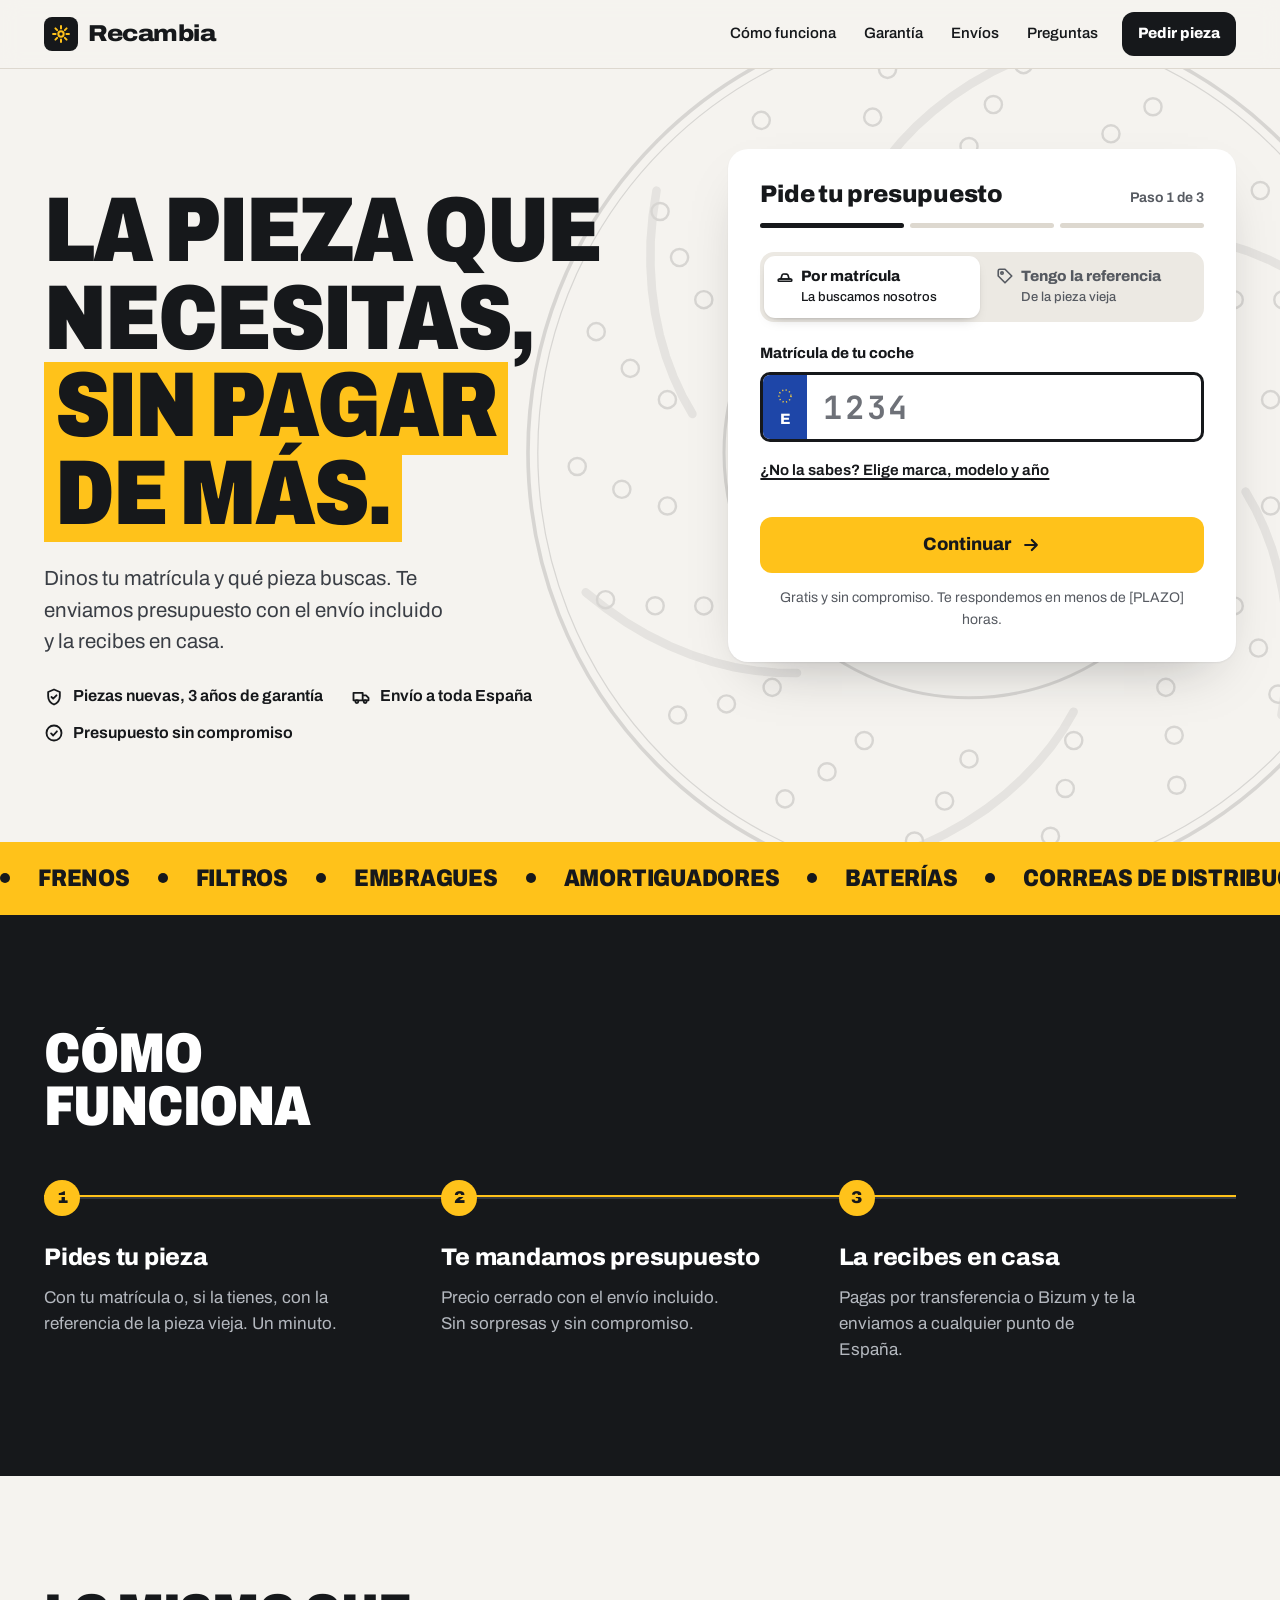
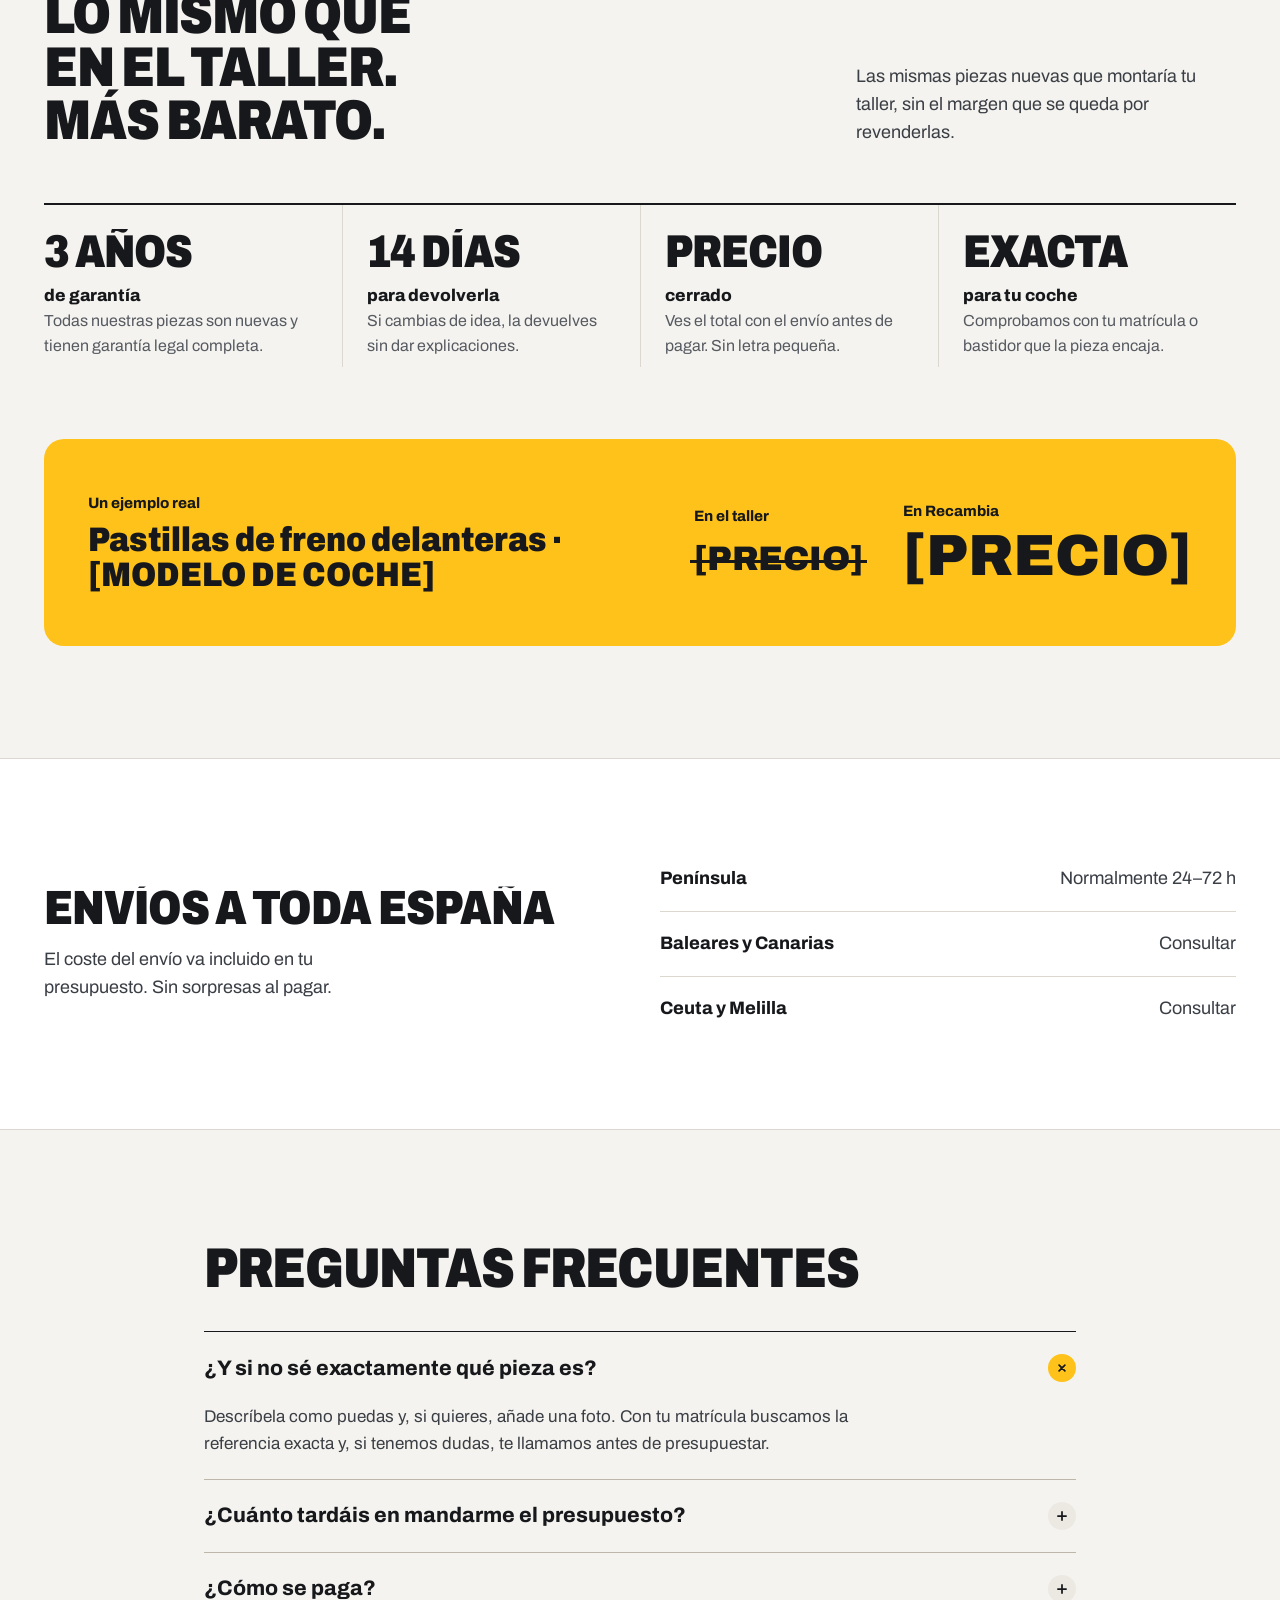
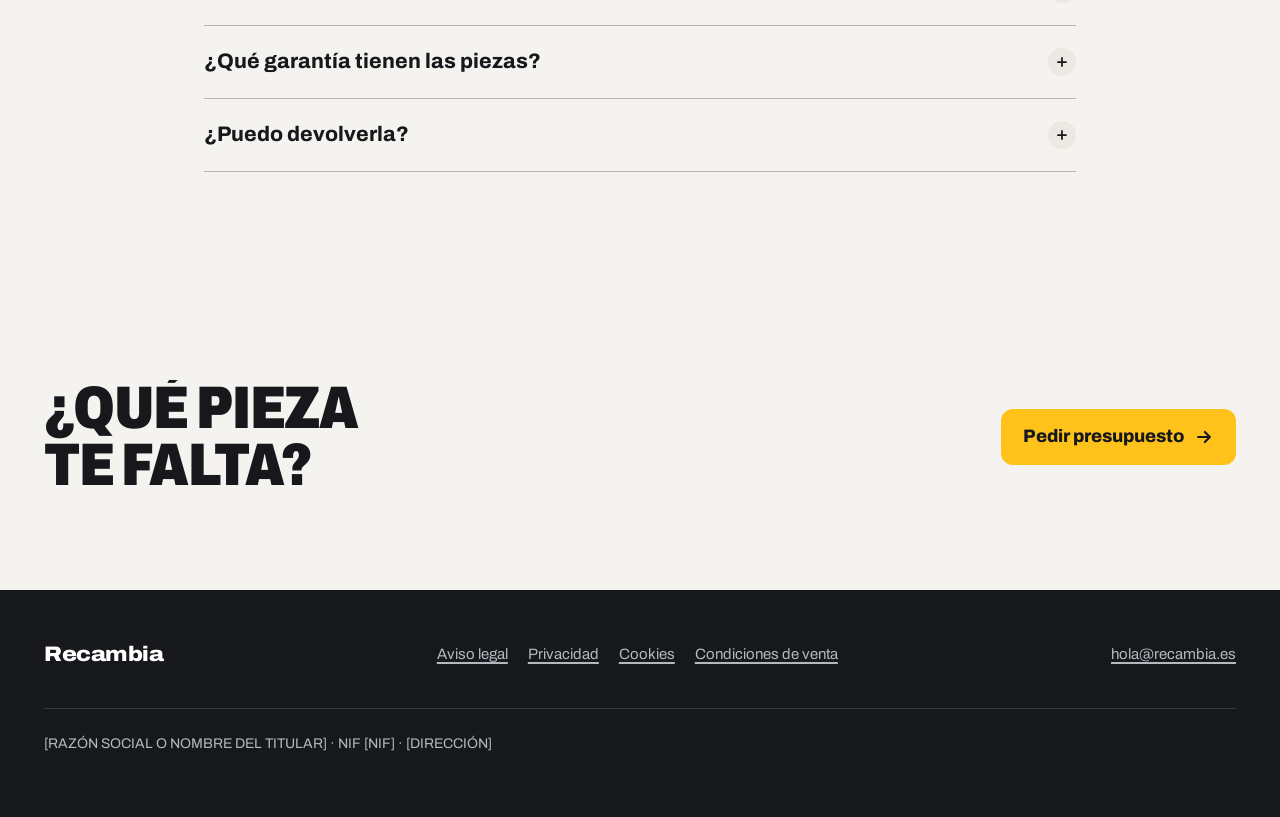
<file: index.html>
<!doctype html>
<html lang="es" class="no-js">
<head>
<meta charset="utf-8">
<meta name="viewport" content="width=device-width, initial-scale=1, viewport-fit=cover">
<title>Recambia · Recambios nuevos a buen precio, con envío a toda España</title>
<meta name="description" content="Pide la pieza que necesitas con tu matrícula. Te enviamos presupuesto cerrado con el envío incluido. Piezas nuevas con 3 años de garantía y envío a toda España.">
<meta name="theme-color" content="#F5F3EF">
<!-- Vista previa: que Google no la indexe. QUITAR esta línea al publicar en recambia.es -->
<meta name="robots" content="noindex, nofollow">
<link rel="icon" href="assets/img/favicon.svg" type="image/svg+xml">
<meta property="og:title" content="Recambia · La pieza que necesitas, sin pagar de más">
<meta property="og:description" content="Pide tu pieza con la matrícula y recíbela en casa. Piezas nuevas, 3 años de garantía, envío a toda España.">
<meta property="og:type" content="website">
<link rel="preconnect" href="https://fonts.googleapis.com">
<link rel="preconnect" href="https://fonts.gstatic.com" crossorigin>
<link rel="stylesheet" href="https://fonts.googleapis.com/css2?family=Archivo:wdth,wght@62..125,400..900&family=JetBrains+Mono:wght@700&display=swap">
<link rel="stylesheet" href="assets/css/styles.css">
<script>document.documentElement.classList.replace('no-js', 'js');</script>
</head>
<body>
<a class="skip" href="#pedir">Saltar al formulario</a>

<header class="site-header">
  <div class="wrap">
    <a class="brand" href="./" aria-label="Recambia, inicio">
      <span class="brand-mark" aria-hidden="true">
        <svg width="20" height="20" viewBox="0 0 24 24" fill="none" stroke="#FFC21A" stroke-width="2.4" stroke-linecap="round"><circle cx="12" cy="12" r="3.2"/><path d="M12 2.5v3M12 18.5v3M2.5 12h3M18.5 12h3M5.3 5.3l2.1 2.1M16.6 16.6l2.1 2.1M5.3 18.7l2.1-2.1M16.6 7.4l2.1-2.1"/></svg>
      </span>
      Recambia
    </a>
    <nav class="site-nav" aria-label="Principal">
      <a href="#como">Cómo funciona</a>
      <a href="#garantia">Garantía</a>
      <a href="#envios">Envíos</a>
      <a href="#faq">Preguntas</a>
      <a class="btn btn-ink" href="#pedir">Pedir pieza</a>
    </nav>
  </div>
</header>

<main>
  <!-- ============ Portada + formulario ============ -->
  <section class="hero">
    <div class="hero-disc" aria-hidden="true"><img src="assets/img/disco.svg" alt="" width="800" height="800"></div>
    <div class="wrap">
      <div class="hero-copy">
        <h1 class="display">
          <span class="line" style="--i:0"><span>La pieza que</span></span>
          <span class="line" style="--i:1"><span>necesitas,</span></span>
          <span class="line" style="--i:2"><span><span class="mark">sin pagar de más.</span></span></span>
        </h1>
        <p class="hero-lead hero-rise" style="--i:0">Dinos tu matrícula y qué pieza buscas. Te enviamos presupuesto con el envío incluido y la recibes en casa.</p>
        <ul class="trust hero-rise" style="--i:1">
          <li><svg width="20" height="20" viewBox="0 0 24 24" fill="none" stroke="currentColor" stroke-width="2.2" stroke-linecap="round" stroke-linejoin="round" aria-hidden="true"><path d="M12 3l7 3v5c0 4.5-3 8.2-7 10-4-1.8-7-5.5-7-10V6l7-3z"/><path d="M9 12l2 2 4-4"/></svg>Piezas nuevas, 3 años de garantía</li>
          <li><svg width="20" height="20" viewBox="0 0 24 24" fill="none" stroke="currentColor" stroke-width="2.2" stroke-linecap="round" stroke-linejoin="round" aria-hidden="true"><path d="M3 7h11v9H3zM14 10h4l3 3v3h-7"/><circle cx="7" cy="17.5" r="1.8"/><circle cx="17" cy="17.5" r="1.8"/></svg>Envío a toda España</li>
          <li><svg width="20" height="20" viewBox="0 0 24 24" fill="none" stroke="currentColor" stroke-width="2.2" stroke-linecap="round" stroke-linejoin="round" aria-hidden="true"><circle cx="12" cy="12" r="9"/><path d="M8.5 12.5l2.5 2.5 4.5-5"/></svg>Presupuesto sin compromiso</li>
        </ul>
      </div>

      <!-- Formulario de solicitud -->
      <div class="request" id="pedir">
        <form id="request-form" action="api/solicitud.php" method="post" enctype="multipart/form-data" novalidate>
          <div class="request-head">
            <h2>Pide tu presupuesto</h2>
            <span class="step-count" aria-live="polite"><span data-step-now>Paso 1</span> de 3</span>
          </div>
          <div class="progress" aria-hidden="true"><span class="is-on"></span><span></span><span></span></div>

          <!-- Paso 1: el coche -->
          <fieldset class="step" data-step="1">
            <legend class="sr-only">Tu coche o la referencia de la pieza</legend>
            <div class="mode" role="radiogroup" aria-label="Cómo quieres pedir la pieza">
              <label class="mode-opt">
                <input type="radio" name="modo" value="matricula" checked>
                <span class="mode-title">
                  <svg width="18" height="18" viewBox="0 0 24 24" fill="none" stroke="currentColor" stroke-width="2.2" stroke-linecap="round" stroke-linejoin="round" aria-hidden="true"><path d="M5 16h14M6.5 16l1.6-5.2A2 2 0 0 1 10 9.4h4a2 2 0 0 1 1.9 1.4L17.5 16"/><rect x="3" y="16" width="18" height="3" rx="1"/></svg>
                  Por matrícula
                </span>
                <span class="mode-sub">La buscamos nosotros</span>
              </label>
              <label class="mode-opt">
                <input type="radio" name="modo" value="referencia">
                <span class="mode-title">
                  <svg width="18" height="18" viewBox="0 0 24 24" fill="none" stroke="currentColor" stroke-width="2.2" stroke-linecap="round" stroke-linejoin="round" aria-hidden="true"><path d="M3 12V5a2 2 0 0 1 2-2h7l9 9-9 9-9-9z"/><circle cx="8" cy="8" r="1.6"/></svg>
                  Tengo la referencia
                </span>
                <span class="mode-sub">De la pieza vieja</span>
              </label>
            </div>

            <div class="mode-panel" data-mode-panel="matricula">
            <div class="field" data-field="matricula">
              <label for="matricula">Matrícula de tu coche</label>
              <div class="plate">
                <div class="plate-eu" aria-hidden="true">
                  <svg width="18" height="18" viewBox="0 0 24 24" fill="none" stroke="#FFD43B" stroke-width="2"><circle cx="12" cy="12" r="8" stroke-dasharray="1.5 3.2"/></svg>
                  E
                </div>
                <input id="matricula" name="matricula" type="text" inputmode="text" autocomplete="off" autocapitalize="characters" spellcheck="false" maxlength="12" placeholder="1234 ABC" aria-describedby="matricula-err">
              </div>
              <p class="error-msg" id="matricula-err">Escribe la matrícula (por ejemplo, 1234 ABC) o elige tu coche a mano.</p>
              <button type="button" class="switch-link" data-toggle-manual aria-expanded="false" aria-controls="manual">¿No la sabes? Elige marca, modelo y año</button>
            </div>

            <div class="manual" id="manual" hidden>
              <div class="row">
                <div class="field" data-field="marca">
                  <label for="marca">Marca</label>
                  <input class="input" id="marca" name="marca" type="text" autocomplete="off" placeholder="Seat" list="marcas">
                  <p class="error-msg">Escribe la marca.</p>
                </div>
                <div class="field" data-field="modelo">
                  <label for="modelo">Modelo</label>
                  <input class="input" id="modelo" name="modelo" type="text" autocomplete="off" placeholder="León">
                  <p class="error-msg">Escribe el modelo.</p>
                </div>
              </div>
              <div class="row">
                <div class="field" data-field="anio">
                  <label for="anio">Año</label>
                  <input class="input" id="anio" name="anio" type="text" inputmode="numeric" maxlength="4" placeholder="2015">
                  <p class="error-msg">Escribe un año válido.</p>
                </div>
                <div class="field">
                  <label for="motor">Motor <span class="optional">(si lo sabes)</span></label>
                  <input class="input" id="motor" name="motor" type="text" autocomplete="off" placeholder="1.6 TDI">
                </div>
              </div>
              <div class="field" data-field="bastidor">
                <label for="bastidor">Nº de bastidor <span class="optional">(opcional)</span></label>
                <input class="input" id="bastidor" name="bastidor" type="text" autocomplete="off" autocapitalize="characters" spellcheck="false" maxlength="17" placeholder="17 caracteres, en la ficha técnica">
                <p class="error-msg">El bastidor tiene 17 caracteres.</p>
              </div>
            </div>
            </div>

            <div class="mode-panel" data-mode-panel="referencia" hidden>
              <div class="field" data-field="referencia">
                <label for="referencia">Referencia de la pieza</label>
                <input class="input input-ref" id="referencia" name="referencia" type="text" autocomplete="off" autocapitalize="characters" spellcheck="false" maxlength="40" placeholder="Ej.: 0 986 494 123">
                <p class="hint">Suele venir grabada en la propia pieza o en una etiqueta de su caja.</p>
                <p class="error-msg">Escribe la referencia tal como aparece en la pieza.</p>
              </div>
              <div class="field">
                <label for="fabricante">Marca de la pieza <span class="optional">(si aparece)</span></label>
                <input class="input" id="fabricante" name="fabricante" type="text" autocomplete="off" maxlength="60" placeholder="Bosch, Brembo, Valeo…" list="fabricantes">
              </div>
              <div class="field" data-field="matricula_ref">
                <label for="matricula_ref">Matrícula del coche <span class="optional">(opcional)</span></label>
                <input class="input input-ref" id="matricula_ref" name="matricula_ref" type="text" autocomplete="off" autocapitalize="characters" spellcheck="false" maxlength="12" placeholder="1234 ABC">
                <p class="hint">Nos sirve para confirmar que la pieza encaja en tu coche.</p>
                <p class="error-msg">Esa matrícula no parece válida. Revísala o déjala en blanco.</p>
              </div>
            </div>
            <datalist id="fabricantes">
              <option value="Bosch"><option value="Brembo"><option value="Valeo"><option value="TRW"><option value="ATE"><option value="Mann-Filter"><option value="Mahle"><option value="Febi Bilstein"><option value="SKF"><option value="Gates"><option value="Continental"><option value="LuK"><option value="Sachs"><option value="Monroe"><option value="NGK"><option value="Denso"><option value="Hella"><option value="Varta"><option value="Original del fabricante">
            </datalist>
            <datalist id="marcas">
              <option value="Seat"><option value="Volkswagen"><option value="Renault"><option value="Peugeot"><option value="Citroën"><option value="Ford"><option value="Opel"><option value="Toyota"><option value="Kia"><option value="Hyundai"><option value="Dacia"><option value="Audi"><option value="BMW"><option value="Mercedes-Benz"><option value="Nissan"><option value="Fiat"><option value="Skoda"><option value="Mazda"><option value="Honda"><option value="Volvo">
            </datalist>

            <div class="step-actions">
              <button type="button" class="btn btn-accent btn-lg" data-next>Continuar
                <svg class="arrow" width="20" height="20" viewBox="0 0 24 24" fill="none" stroke="currentColor" stroke-width="2.6" stroke-linecap="round" stroke-linejoin="round" aria-hidden="true"><path d="M5 12h14M13 6l6 6-6 6"/></svg>
              </button>
            </div>
          </fieldset>

          <!-- Paso 2: la pieza -->
          <fieldset class="step" data-step="2">
            <legend class="sr-only">La pieza que necesitas</legend>
            <div class="car-chip" data-car-chip hidden>
              <div>
                <span class="plate-txt" data-car-plate></span>
                <strong data-car-name></strong>
              </div>
              <button type="button" class="btn btn-ghost" data-back>Cambiar</button>
            </div>
            <div class="field" data-field="pieza">
              <label for="pieza"><span data-pieza-label>¿Qué pieza necesitas?</span> <span class="optional" data-pieza-opt hidden>(opcional)</span></label>
              <textarea class="textarea" id="pieza" name="pieza" rows="3" maxlength="1000" placeholder="Ej.: pastillas de freno delanteras"></textarea>
              <p class="hint" data-pieza-hint>Descríbela como puedas. Nosotros buscamos la referencia exacta.</p>
              <p class="error-msg">Cuéntanos qué pieza necesitas.</p>
            </div>
            <div class="field" data-field="fotos">
              <span class="label" id="fotos-label"><span data-fotos-text>Fotos de la pieza</span> <span class="optional">(opcional, hasta 3)</span></span>
              <label class="drop" data-drop>
                <svg width="26" height="26" viewBox="0 0 24 24" fill="none" stroke="currentColor" stroke-width="2" stroke-linecap="round" stroke-linejoin="round" aria-hidden="true"><path d="M4 8h3l2-3h6l2 3h3v11H4z"/><circle cx="12" cy="13" r="3.5"/></svg>
                Hacer foto o subir imagen
                <input type="file" name="fotos[]" accept="image/jpeg,image/png,image/webp,image/heic,image/heif" multiple aria-labelledby="fotos-label">
              </label>
              <ul class="thumbs" data-thumbs></ul>
              <p class="error-msg" data-fotos-err>Máximo 3 fotos de 8 MB cada una.</p>
            </div>
            <div class="step-actions">
              <button type="button" class="btn btn-ghost" data-back>Atrás</button>
              <button type="button" class="btn btn-accent btn-lg" data-next>Continuar
                <svg class="arrow" width="20" height="20" viewBox="0 0 24 24" fill="none" stroke="currentColor" stroke-width="2.6" stroke-linecap="round" stroke-linejoin="round" aria-hidden="true"><path d="M5 12h14M13 6l6 6-6 6"/></svg>
              </button>
            </div>
          </fieldset>

          <!-- Paso 3: los datos -->
          <fieldset class="step" data-step="3">
            <legend class="sr-only">Tus datos</legend>
            <div class="field" data-field="nombre">
              <label for="nombre">Nombre</label>
              <input class="input" id="nombre" name="nombre" type="text" autocomplete="given-name" maxlength="80">
              <p class="error-msg">Escribe tu nombre.</p>
            </div>
            <div class="field" data-field="email">
              <label for="email">Email</label>
              <input class="input" id="email" name="email" type="email" autocomplete="email" inputmode="email" maxlength="120">
              <p class="hint">Aquí te enviamos el presupuesto.</p>
              <p class="error-msg">Revisa el email; parece que le falta algo.</p>
            </div>
            <div class="row">
              <div class="field" data-field="telefono">
                <label for="telefono">Teléfono</label>
                <input class="input" id="telefono" name="telefono" type="tel" autocomplete="tel" inputmode="tel" maxlength="20">
                <p class="error-msg">Escribe un teléfono de 9 cifras.</p>
              </div>
              <div class="field" data-field="cp">
                <label for="cp">Código postal</label>
                <input class="input" id="cp" name="cp" type="text" autocomplete="postal-code" inputmode="numeric" maxlength="5">
                <p class="error-msg">Escribe un código postal de 5 cifras.</p>
              </div>
            </div>
            <div class="field" data-field="privacidad">
              <label class="check">
                <input type="checkbox" name="privacidad" value="1">
                <span>He leído y acepto la <a href="privacidad.html" target="_blank" rel="noopener">política de privacidad</a>. Usaremos tus datos solo para preparar y enviarte el presupuesto.</span>
              </label>
              <p class="error-msg">Necesitamos que aceptes la política de privacidad para enviarte el presupuesto.</p>
            </div>
            <div class="hp" aria-hidden="true">
              <label for="web">No rellenes este campo</label>
              <input id="web" name="web" type="text" tabindex="-1" autocomplete="off">
            </div>
            <input type="hidden" name="t" value="">
            <p class="form-alert" data-form-alert role="alert" hidden></p>
            <div class="step-actions">
              <button type="button" class="btn btn-ghost" data-back>Atrás</button>
              <button type="submit" class="btn btn-accent btn-lg" data-submit>Pedir presupuesto</button>
            </div>
          </fieldset>

          <p class="form-note">Gratis y sin compromiso. Te respondemos en menos de <span data-plazo>[PLAZO]</span> horas.</p>
        </form>

        <!-- Éxito -->
        <div class="done" data-done hidden tabindex="-1">
          <div class="done-icon" aria-hidden="true">
            <svg width="28" height="28" viewBox="0 0 24 24" fill="none" stroke="#16181B" stroke-width="3" stroke-linecap="round" stroke-linejoin="round"><path d="M5 12.5l4.5 4.5L19 7.5"/></svg>
          </div>
          <h2 class="display" style="--i:0">¡Recibido!</h2>
          <p style="--i:1">Tu número de solicitud es</p>
          <span class="ref" data-ref style="--i:2"></span>
          <p style="--i:3">Te hemos enviado un correo de confirmación a <strong data-done-email></strong>. Si no lo ves, mira en la carpeta de spam.</p>
          <p style="--i:4">Te mandamos el presupuesto en menos de <span data-plazo>[PLAZO]</span> horas.</p>
        </div>
      </div>
    </div>

    <!-- Cinta de categorías -->
    <div class="ticker" role="region" aria-label="Piezas que te podemos conseguir">
      <div class="ticker-track">
        <ul class="ticker-list">
          <li>Frenos</li><li>Filtros</li><li>Embragues</li><li>Amortiguadores</li><li>Baterías</li><li>Correas de distribución</li><li>Faros y pilotos</li><li>Escapes</li><li>Radiadores</li><li>Bujías</li><li>Rótulas y bieletas</li><li>Retrovisores</li>
        </ul>
        <ul class="ticker-list" aria-hidden="true">
          <li>Frenos</li><li>Filtros</li><li>Embragues</li><li>Amortiguadores</li><li>Baterías</li><li>Correas de distribución</li><li>Faros y pilotos</li><li>Escapes</li><li>Radiadores</li><li>Bujías</li><li>Rótulas y bieletas</li><li>Retrovisores</li>
        </ul>
      </div>
    </div>
  </section>

  <!-- ============ Cómo funciona ============ -->
  <section class="night how on-night" id="como">
    <div class="wrap">
      <h2 class="display h-section" data-reveal="mask">Cómo funciona</h2>
      <ol class="how-steps" data-reveal-group>
        <li style="--i:0">
          <h3>Pides tu pieza</h3>
          <p>Con tu matrícula o, si la tienes, con la referencia de la pieza vieja. Un minuto.</p>
        </li>
        <li style="--i:1">
          <h3>Te mandamos presupuesto</h3>
          <p>Precio cerrado con el envío incluido. Sin sorpresas y sin compromiso.</p>
        </li>
        <li style="--i:2">
          <h3>La recibes en casa</h3>
          <p>Pagas por transferencia o Bizum y te la enviamos a cualquier punto de España.</p>
        </li>
      </ol>
    </div>
  </section>

  <!-- ============ Por qué Recambia ============ -->
  <section class="why" id="garantia">
    <div class="wrap">
      <div class="why-head">
        <h2 class="display h-section" data-reveal="mask">Lo mismo que en el taller. Más barato.</h2>
        <p data-reveal="up">Las mismas piezas nuevas que montaría tu taller, sin el margen que se queda por revenderlas.</p>
      </div>
      <ul class="facts" data-reveal-group>
        <li style="--i:0"><span class="fact-big"><span>3 años</span></span><div class="fact-rest"><span class="fact-title">de garantía</span><p>Todas nuestras piezas son nuevas y tienen garantía legal completa.</p></div></li>
        <li style="--i:1"><span class="fact-big"><span>14 días</span></span><div class="fact-rest"><span class="fact-title">para devolverla</span><p>Si cambias de idea, la devuelves sin dar explicaciones.</p></div></li>
        <li style="--i:2"><span class="fact-big"><span>Precio</span></span><div class="fact-rest"><span class="fact-title">cerrado</span><p>Ves el total con el envío antes de pagar. Sin letra pequeña.</p></div></li>
        <li style="--i:3"><span class="fact-big"><span>Exacta</span></span><div class="fact-rest"><span class="fact-title">para tu coche</span><p>Comprobamos con tu matrícula o bastidor que la pieza encaja.</p></div></li>
      </ul>

      <!-- TODO cliente: poner un ejemplo real de precios -->
      <div class="saving" data-reveal-group>
        <div class="saving-title">
          <small>Un ejemplo real</small>
          <h3>Pastillas de freno delanteras · [MODELO DE COCHE]</h3>
        </div>
        <dl class="saving-prices">
          <div class="was"><dt>En el taller</dt><dd data-strike>[PRECIO]</dd></div>
          <div class="now"><dt>En Recambia</dt><dd>[PRECIO]</dd></div>
        </dl>
      </div>
    </div>
  </section>

  <!-- ============ Envíos ============ -->
  <section class="ship" id="envios">
    <div class="wrap">
      <div>
        <h2 class="display" data-reveal="mask">Envíos a toda España</h2>
        <p class="lead" data-reveal="up">El coste del envío va incluido en tu presupuesto. Sin sorpresas al pagar.</p>
      </div>
      <dl class="ship-table" data-reveal-group>
        <div style="--i:0"><dt>Península</dt><dd>Normalmente 24–72 h</dd></div>
        <div style="--i:1"><dt>Baleares y Canarias</dt><dd>Consultar</dd></div>
        <div style="--i:2"><dt>Ceuta y Melilla</dt><dd>Consultar</dd></div>
      </dl>
    </div>
  </section>

  <!-- ============ Preguntas frecuentes ============ -->
  <section class="faq" id="faq">
    <div class="wrap">
      <h2 class="display h-section" data-reveal="mask">Preguntas frecuentes</h2>
      <div class="faq-list">
        <details open>
          <summary>¿Y si no sé exactamente qué pieza es?<span class="plus" aria-hidden="true"><svg width="14" height="14" viewBox="0 0 24 24" fill="none" stroke="currentColor" stroke-width="3" stroke-linecap="round"><path d="M12 5v14M5 12h14"/></svg></span></summary>
          <p>Descríbela como puedas y, si quieres, añade una foto. Con tu matrícula buscamos la referencia exacta y, si tenemos dudas, te llamamos antes de presupuestar.</p>
        </details>
        <details>
          <summary>¿Cuánto tardáis en mandarme el presupuesto?<span class="plus" aria-hidden="true"><svg width="14" height="14" viewBox="0 0 24 24" fill="none" stroke="currentColor" stroke-width="3" stroke-linecap="round"><path d="M12 5v14M5 12h14"/></svg></span></summary>
          <p>Normalmente en menos de <span data-plazo>[PLAZO]</span> horas laborables. Te llega por correo, con el precio de la pieza y del envío.</p>
        </details>
        <details>
          <summary>¿Cómo se paga?<span class="plus" aria-hidden="true"><svg width="14" height="14" viewBox="0 0 24 24" fill="none" stroke="currentColor" stroke-width="3" stroke-linecap="round"><path d="M12 5v14M5 12h14"/></svg></span></summary>
          <p>Cuando aceptes el presupuesto, te pasamos los datos para pagar por transferencia o Bizum. En cuanto recibimos el pago, preparamos el envío.</p>
        </details>
        <details>
          <summary>¿Qué garantía tienen las piezas?<span class="plus" aria-hidden="true"><svg width="14" height="14" viewBox="0 0 24 24" fill="none" stroke="currentColor" stroke-width="3" stroke-linecap="round"><path d="M12 5v14M5 12h14"/></svg></span></summary>
          <p>Son piezas nuevas con 3 años de garantía legal. Si una pieza sale defectuosa, te la cambiamos o te devolvemos el dinero.</p>
        </details>
        <details>
          <summary>¿Puedo devolverla?<span class="plus" aria-hidden="true"><svg width="14" height="14" viewBox="0 0 24 24" fill="none" stroke="currentColor" stroke-width="3" stroke-linecap="round"><path d="M12 5v14M5 12h14"/></svg></span></summary>
          <p>Sí. Tienes 14 días desde que la recibes para devolverla sin dar explicaciones, siempre que no esté montada ni dañada. Lo tienes todo en las <a href="condiciones.html">condiciones de venta</a>.</p>
        </details>
      </div>
    </div>
  </section>

  <!-- ============ Cierre ============ -->
  <section class="closing">
    <div class="wrap">
      <h2 class="display" data-reveal="mask">¿Qué pieza te falta?</h2>
      <a class="btn btn-accent btn-lg" href="#pedir" data-reveal="up">Pedir presupuesto
        <svg class="arrow" width="20" height="20" viewBox="0 0 24 24" fill="none" stroke="currentColor" stroke-width="2.6" stroke-linecap="round" stroke-linejoin="round" aria-hidden="true"><path d="M5 12h14M13 6l6 6-6 6"/></svg>
      </a>
    </div>
  </section>
</main>

<footer class="site-footer on-night">
  <div class="wrap">
    <a class="brand" href="./">Recambia</a>
    <nav aria-label="Legal">
      <a href="aviso-legal.html">Aviso legal</a>
      <a href="privacidad.html">Privacidad</a>
      <a href="cookies.html">Cookies</a>
      <a href="condiciones.html">Condiciones de venta</a>
    </nav>
    <a href="mailto:hola@recambia.es">hola@recambia.es</a>
    <p class="legal-id">[RAZÓN SOCIAL O NOMBRE DEL TITULAR] · NIF [NIF] · [DIRECCIÓN]</p>
  </div>
</footer>

<div class="mobile-cta" data-mobile-cta>
  <a class="btn btn-accent btn-lg btn-block" href="#pedir">Pedir presupuesto</a>
</div>

<script src="assets/js/app.js" defer></script>
</body>
</html>
</file>
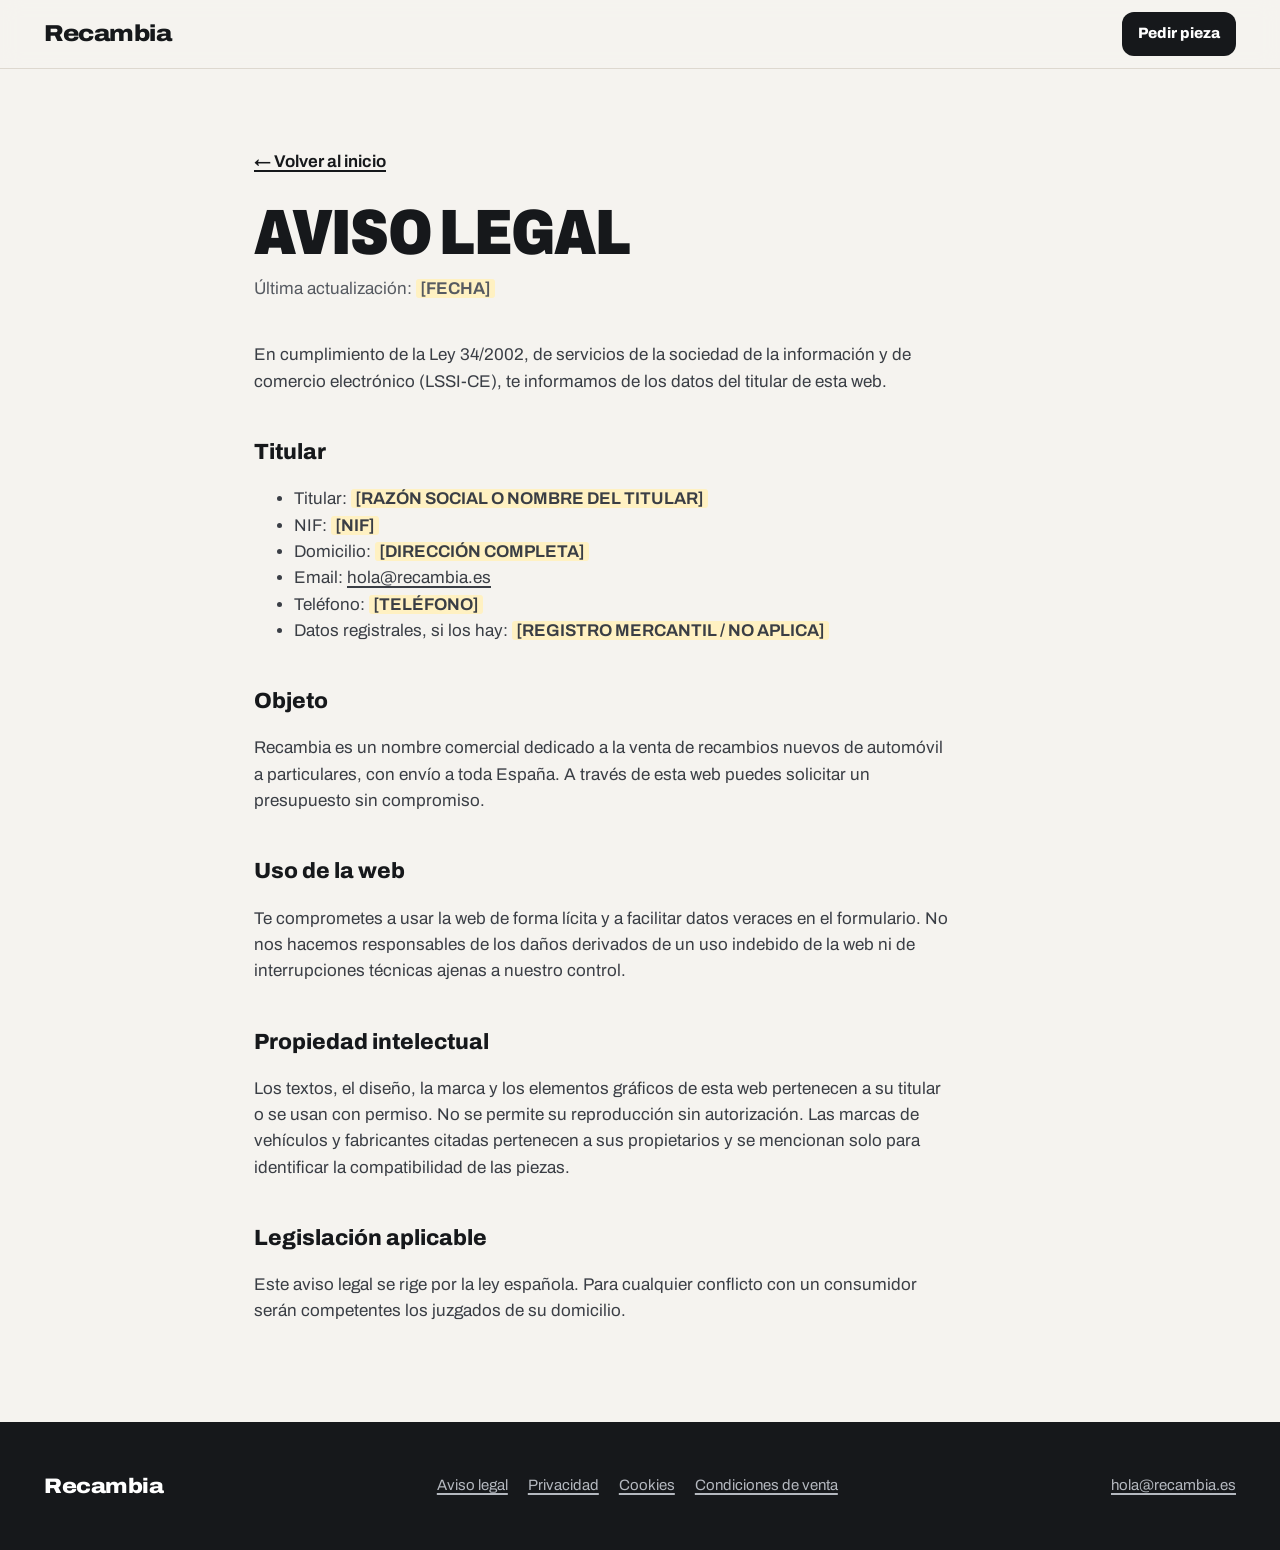
<file: aviso-legal.html>
<!doctype html>
<html lang="es">
<head>
<meta charset="utf-8">
<meta name="viewport" content="width=device-width, initial-scale=1">
<title>Aviso legal · Recambia</title>
<link rel="icon" href="assets/img/favicon.svg" type="image/svg+xml">
<link rel="stylesheet" href="https://fonts.googleapis.com/css2?family=Archivo:wdth,wght@62..125,400..900&family=JetBrains+Mono:wght@700&display=swap">
<link rel="stylesheet" href="assets/css/styles.css">
</head>
<body>
<header class="site-header"><div class="wrap"><a class="brand" href="./">Recambia</a><nav class="site-nav"><a class="btn btn-ink" href="./#pedir">Pedir pieza</a></nav></div></header>
<main class="legal">
<div class="wrap">
<a class="back" href="./">&larr; Volver al inicio</a>
<h1 class="display">Aviso legal</h1>
<p class="updated">Última actualización: <span class="todo">[FECHA]</span></p>

<p>En cumplimiento de la Ley 34/2002, de servicios de la sociedad de la información y de comercio electrónico (LSSI-CE), te informamos de los datos del titular de esta web.</p>
<h2>Titular</h2>
<ul>
<li>Titular: <span class="todo">[RAZÓN SOCIAL O NOMBRE DEL TITULAR]</span></li>
<li>NIF: <span class="todo">[NIF]</span></li>
<li>Domicilio: <span class="todo">[DIRECCIÓN COMPLETA]</span></li>
<li>Email: <a href="mailto:hola@recambia.es">hola@recambia.es</a></li>
<li>Teléfono: <span class="todo">[TELÉFONO]</span></li>
<li>Datos registrales, si los hay: <span class="todo">[REGISTRO MERCANTIL / NO APLICA]</span></li>
</ul>
<h2>Objeto</h2>
<p>Recambia es un nombre comercial dedicado a la venta de recambios nuevos de automóvil a particulares, con envío a toda España. A través de esta web puedes solicitar un presupuesto sin compromiso.</p>
<h2>Uso de la web</h2>
<p>Te comprometes a usar la web de forma lícita y a facilitar datos veraces en el formulario. No nos hacemos responsables de los daños derivados de un uso indebido de la web ni de interrupciones técnicas ajenas a nuestro control.</p>
<h2>Propiedad intelectual</h2>
<p>Los textos, el diseño, la marca y los elementos gráficos de esta web pertenecen a su titular o se usan con permiso. No se permite su reproducción sin autorización. Las marcas de vehículos y fabricantes citadas pertenecen a sus propietarios y se mencionan solo para identificar la compatibilidad de las piezas.</p>
<h2>Legislación aplicable</h2>
<p>Este aviso legal se rige por la ley española. Para cualquier conflicto con un consumidor serán competentes los juzgados de su domicilio.</p>
</div>
</main>
<footer class="site-footer on-night"><div class="wrap"><a class="brand" href="./">Recambia</a><nav aria-label="Legal"><a href="aviso-legal.html">Aviso legal</a><a href="privacidad.html">Privacidad</a><a href="cookies.html">Cookies</a><a href="condiciones.html">Condiciones de venta</a></nav><a href="mailto:hola@recambia.es">hola@recambia.es</a></div></footer>
</body>
</html>
</file>
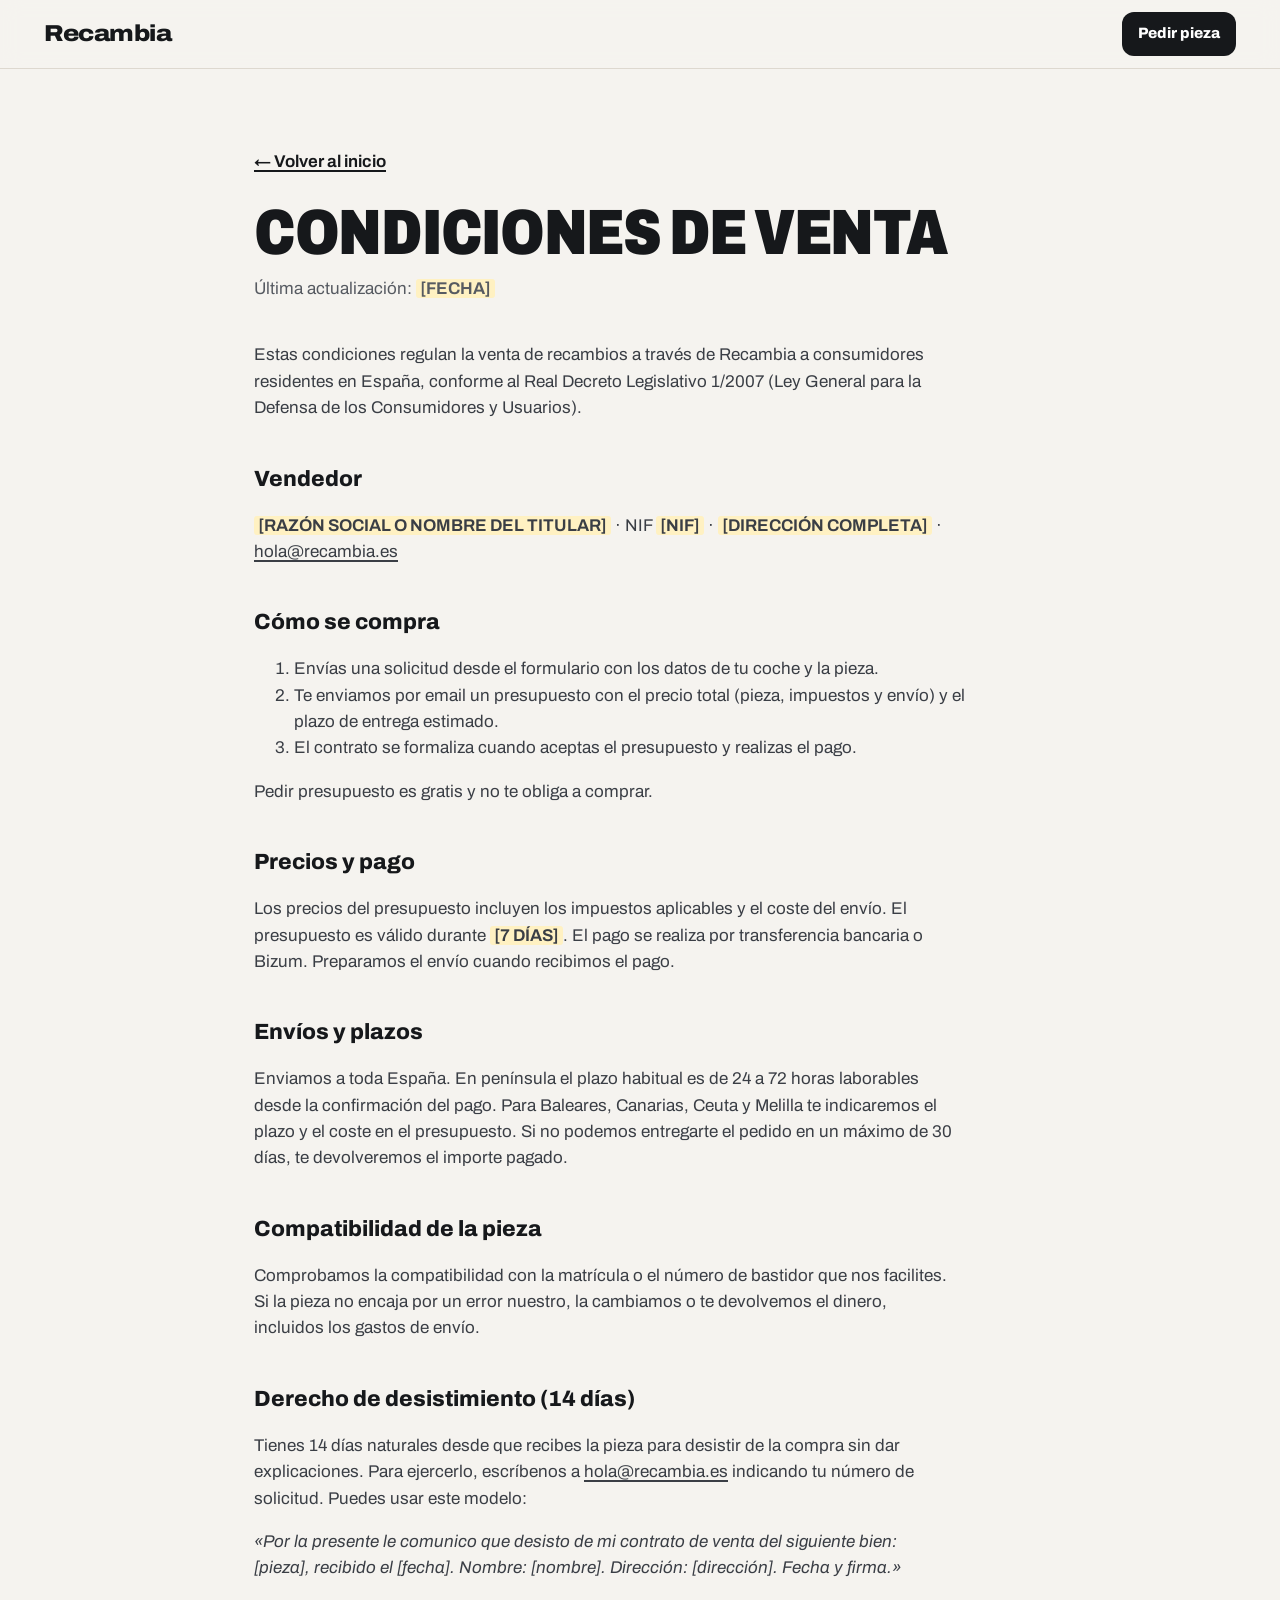
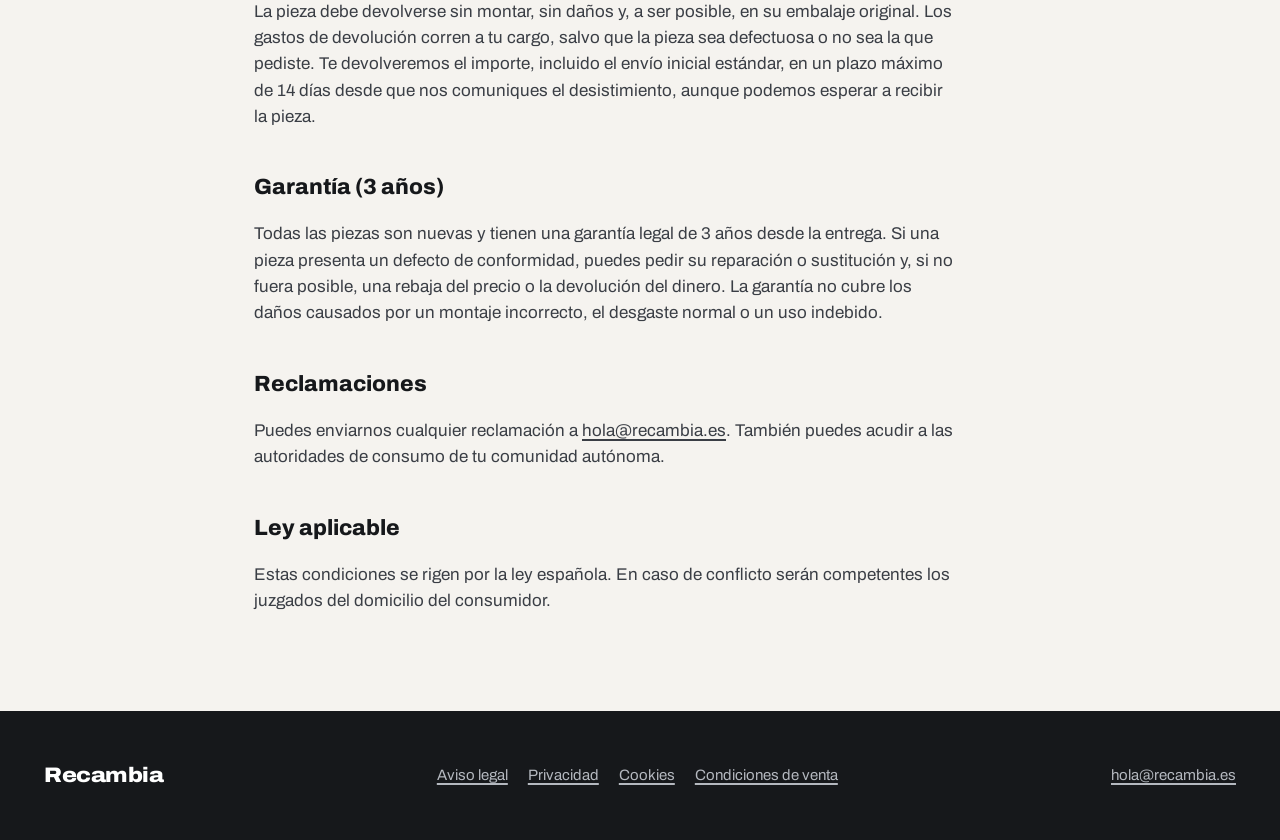
<file: condiciones.html>
<!doctype html>
<html lang="es">
<head>
<meta charset="utf-8">
<meta name="viewport" content="width=device-width, initial-scale=1">
<title>Condiciones de venta · Recambia</title>
<link rel="icon" href="assets/img/favicon.svg" type="image/svg+xml">
<link rel="stylesheet" href="https://fonts.googleapis.com/css2?family=Archivo:wdth,wght@62..125,400..900&family=JetBrains+Mono:wght@700&display=swap">
<link rel="stylesheet" href="assets/css/styles.css">
</head>
<body>
<header class="site-header"><div class="wrap"><a class="brand" href="./">Recambia</a><nav class="site-nav"><a class="btn btn-ink" href="./#pedir">Pedir pieza</a></nav></div></header>
<main class="legal">
<div class="wrap">
<a class="back" href="./">&larr; Volver al inicio</a>
<h1 class="display">Condiciones de venta</h1>
<p class="updated">Última actualización: <span class="todo">[FECHA]</span></p>

<p>Estas condiciones regulan la venta de recambios a través de Recambia a consumidores residentes en España, conforme al Real Decreto Legislativo 1/2007 (Ley General para la Defensa de los Consumidores y Usuarios).</p>
<h2>Vendedor</h2>
<p><span class="todo">[RAZÓN SOCIAL O NOMBRE DEL TITULAR]</span> · NIF <span class="todo">[NIF]</span> · <span class="todo">[DIRECCIÓN COMPLETA]</span> · <a href="mailto:hola@recambia.es">hola@recambia.es</a></p>
<h2>Cómo se compra</h2>
<ol>
<li>Envías una solicitud desde el formulario con los datos de tu coche y la pieza.</li>
<li>Te enviamos por email un presupuesto con el precio total (pieza, impuestos y envío) y el plazo de entrega estimado.</li>
<li>El contrato se formaliza cuando aceptas el presupuesto y realizas el pago.</li>
</ol>
<p>Pedir presupuesto es gratis y no te obliga a comprar.</p>
<h2>Precios y pago</h2>
<p>Los precios del presupuesto incluyen los impuestos aplicables y el coste del envío. El presupuesto es válido durante <span class="todo">[7 DÍAS]</span>. El pago se realiza por transferencia bancaria o Bizum. Preparamos el envío cuando recibimos el pago.</p>
<h2>Envíos y plazos</h2>
<p>Enviamos a toda España. En península el plazo habitual es de 24 a 72 horas laborables desde la confirmación del pago. Para Baleares, Canarias, Ceuta y Melilla te indicaremos el plazo y el coste en el presupuesto. Si no podemos entregarte el pedido en un máximo de 30 días, te devolveremos el importe pagado.</p>
<h2>Compatibilidad de la pieza</h2>
<p>Comprobamos la compatibilidad con la matrícula o el número de bastidor que nos facilites. Si la pieza no encaja por un error nuestro, la cambiamos o te devolvemos el dinero, incluidos los gastos de envío.</p>
<h2>Derecho de desistimiento (14 días)</h2>
<p>Tienes 14 días naturales desde que recibes la pieza para desistir de la compra sin dar explicaciones. Para ejercerlo, escríbenos a <a href="mailto:hola@recambia.es">hola@recambia.es</a> indicando tu número de solicitud. Puedes usar este modelo:</p>
<p><em>«Por la presente le comunico que desisto de mi contrato de venta del siguiente bien: [pieza], recibido el [fecha]. Nombre: [nombre]. Dirección: [dirección]. Fecha y firma.»</em></p>
<p>La pieza debe devolverse sin montar, sin daños y, a ser posible, en su embalaje original. Los gastos de devolución corren a tu cargo, salvo que la pieza sea defectuosa o no sea la que pediste. Te devolveremos el importe, incluido el envío inicial estándar, en un plazo máximo de 14 días desde que nos comuniques el desistimiento, aunque podemos esperar a recibir la pieza.</p>
<h2>Garantía (3 años)</h2>
<p>Todas las piezas son nuevas y tienen una garantía legal de 3 años desde la entrega. Si una pieza presenta un defecto de conformidad, puedes pedir su reparación o sustitución y, si no fuera posible, una rebaja del precio o la devolución del dinero. La garantía no cubre los daños causados por un montaje incorrecto, el desgaste normal o un uso indebido.</p>
<h2>Reclamaciones</h2>
<p>Puedes enviarnos cualquier reclamación a <a href="mailto:hola@recambia.es">hola@recambia.es</a>. También puedes acudir a las autoridades de consumo de tu comunidad autónoma.</p>
<h2>Ley aplicable</h2>
<p>Estas condiciones se rigen por la ley española. En caso de conflicto serán competentes los juzgados del domicilio del consumidor.</p>
</div>
</main>
<footer class="site-footer on-night"><div class="wrap"><a class="brand" href="./">Recambia</a><nav aria-label="Legal"><a href="aviso-legal.html">Aviso legal</a><a href="privacidad.html">Privacidad</a><a href="cookies.html">Cookies</a><a href="condiciones.html">Condiciones de venta</a></nav><a href="mailto:hola@recambia.es">hola@recambia.es</a></div></footer>
</body>
</html>
</file>
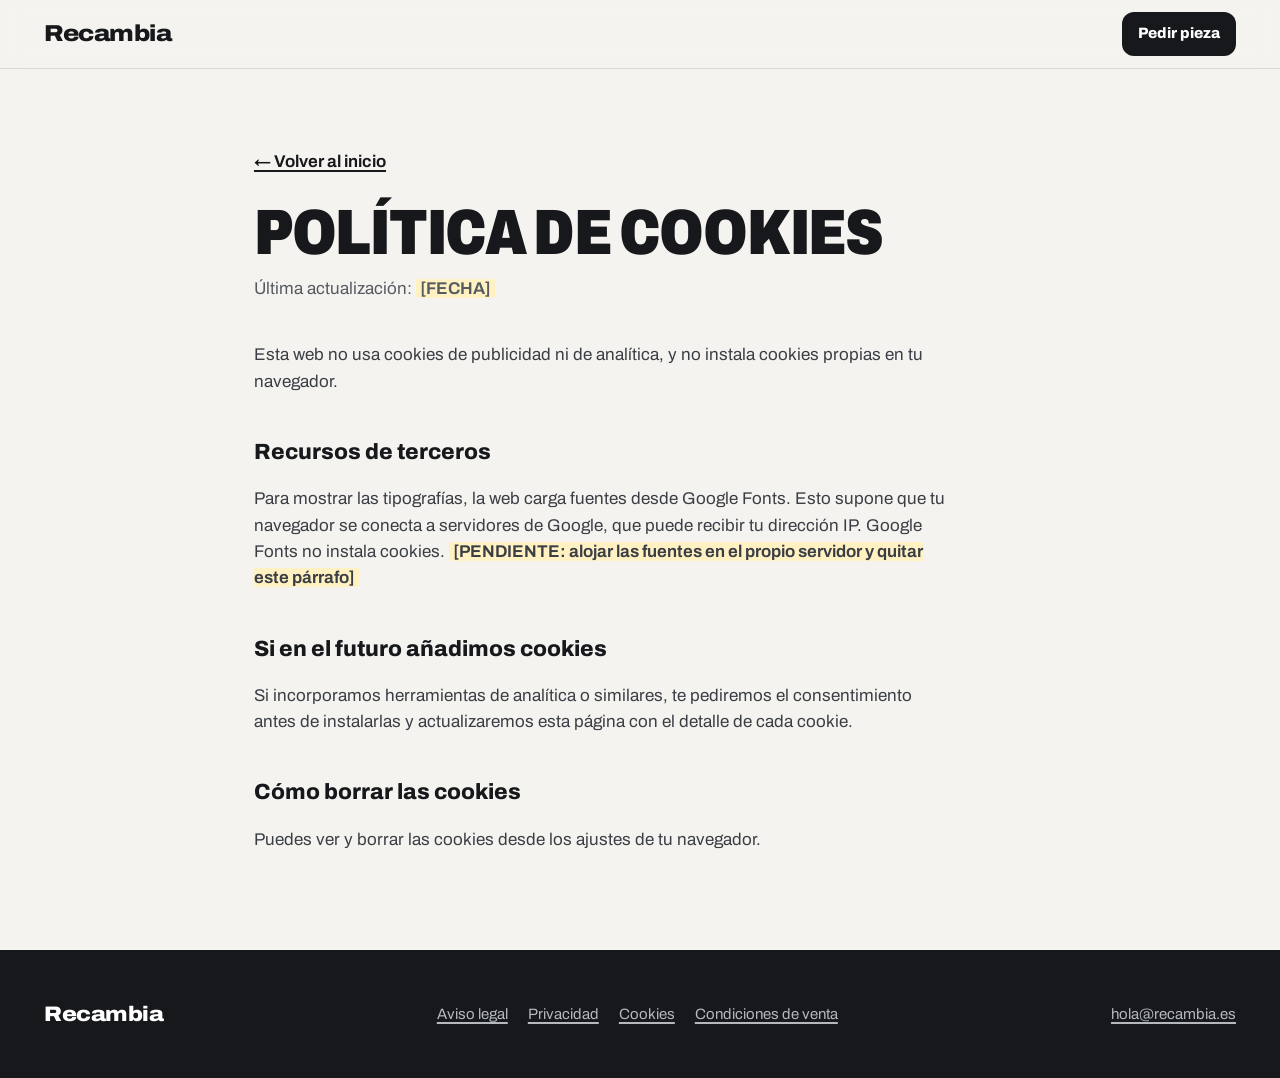
<file: cookies.html>
<!doctype html>
<html lang="es">
<head>
<meta charset="utf-8">
<meta name="viewport" content="width=device-width, initial-scale=1">
<title>Política de cookies · Recambia</title>
<link rel="icon" href="assets/img/favicon.svg" type="image/svg+xml">
<link rel="stylesheet" href="https://fonts.googleapis.com/css2?family=Archivo:wdth,wght@62..125,400..900&family=JetBrains+Mono:wght@700&display=swap">
<link rel="stylesheet" href="assets/css/styles.css">
</head>
<body>
<header class="site-header"><div class="wrap"><a class="brand" href="./">Recambia</a><nav class="site-nav"><a class="btn btn-ink" href="./#pedir">Pedir pieza</a></nav></div></header>
<main class="legal">
<div class="wrap">
<a class="back" href="./">&larr; Volver al inicio</a>
<h1 class="display">Política de cookies</h1>
<p class="updated">Última actualización: <span class="todo">[FECHA]</span></p>

<p>Esta web no usa cookies de publicidad ni de analítica, y no instala cookies propias en tu navegador.</p>
<h2>Recursos de terceros</h2>
<p>Para mostrar las tipografías, la web carga fuentes desde Google Fonts. Esto supone que tu navegador se conecta a servidores de Google, que puede recibir tu dirección IP. Google Fonts no instala cookies. <span class="todo">[PENDIENTE: alojar las fuentes en el propio servidor y quitar este párrafo]</span></p>
<h2>Si en el futuro añadimos cookies</h2>
<p>Si incorporamos herramientas de analítica o similares, te pediremos el consentimiento antes de instalarlas y actualizaremos esta página con el detalle de cada cookie.</p>
<h2>Cómo borrar las cookies</h2>
<p>Puedes ver y borrar las cookies desde los ajustes de tu navegador.</p>
</div>
</main>
<footer class="site-footer on-night"><div class="wrap"><a class="brand" href="./">Recambia</a><nav aria-label="Legal"><a href="aviso-legal.html">Aviso legal</a><a href="privacidad.html">Privacidad</a><a href="cookies.html">Cookies</a><a href="condiciones.html">Condiciones de venta</a></nav><a href="mailto:hola@recambia.es">hola@recambia.es</a></div></footer>
</body>
</html>
</file>
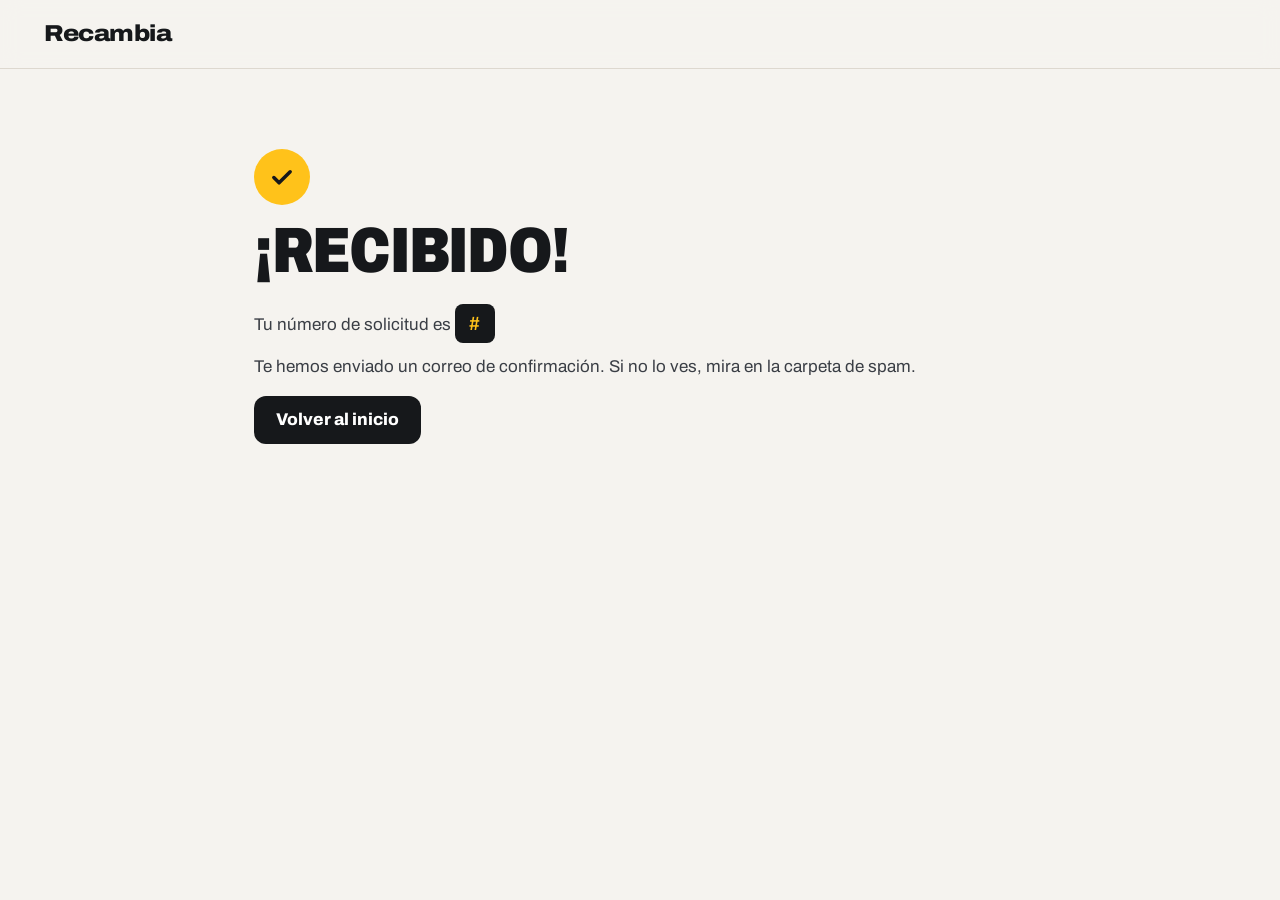
<file: gracias.html>
<!doctype html>
<html lang="es">
<head>
<meta charset="utf-8">
<meta name="viewport" content="width=device-width, initial-scale=1">
<title>Solicitud recibida · Recambia</title>
<meta name="robots" content="noindex">
<link rel="icon" href="assets/img/favicon.svg" type="image/svg+xml">
<link rel="stylesheet" href="https://fonts.googleapis.com/css2?family=Archivo:wdth,wght@62..125,400..900&family=JetBrains+Mono:wght@700&display=swap">
<link rel="stylesheet" href="assets/css/styles.css">
</head>
<body>
<header class="site-header"><div class="wrap"><a class="brand" href="./">Recambia</a></div></header>
<main class="legal">
  <div class="wrap">
    <div class="done" id="ok">
      <div class="done-icon" aria-hidden="true"><svg width="28" height="28" viewBox="0 0 24 24" fill="none" stroke="#16181B" stroke-width="3" stroke-linecap="round" stroke-linejoin="round"><path d="M5 12.5l4.5 4.5L19 7.5"/></svg></div>
      <h1 class="display">¡Recibido!</h1>
      <p>Tu número de solicitud es <span class="ref" id="ref"></span></p>
      <p>Te hemos enviado un correo de confirmación. Si no lo ves, mira en la carpeta de spam.</p>
      <a class="btn btn-ink" href="./">Volver al inicio</a>
    </div>
    <div class="done" id="ko" hidden>
      <h1 class="display">Algo ha fallado</h1>
      <p>No hemos podido enviar tu solicitud. Vuelve atrás y revisa los datos, o escríbenos a <a href="mailto:hola@recambia.es">hola@recambia.es</a>.</p>
      <a class="btn btn-ink" href="./#pedir">Volver al formulario</a>
    </div>
  </div>
</main>
<script>
  var p = new URLSearchParams(location.search);
  if (p.get('error')) { document.getElementById('ok').hidden = true; document.getElementById('ko').hidden = false; }
  else { document.getElementById('ref').textContent = '#' + (p.get('ref') || '').replace(/[^A-Z0-9-]/g, ''); }
</script>
</body>
</html>
</file>
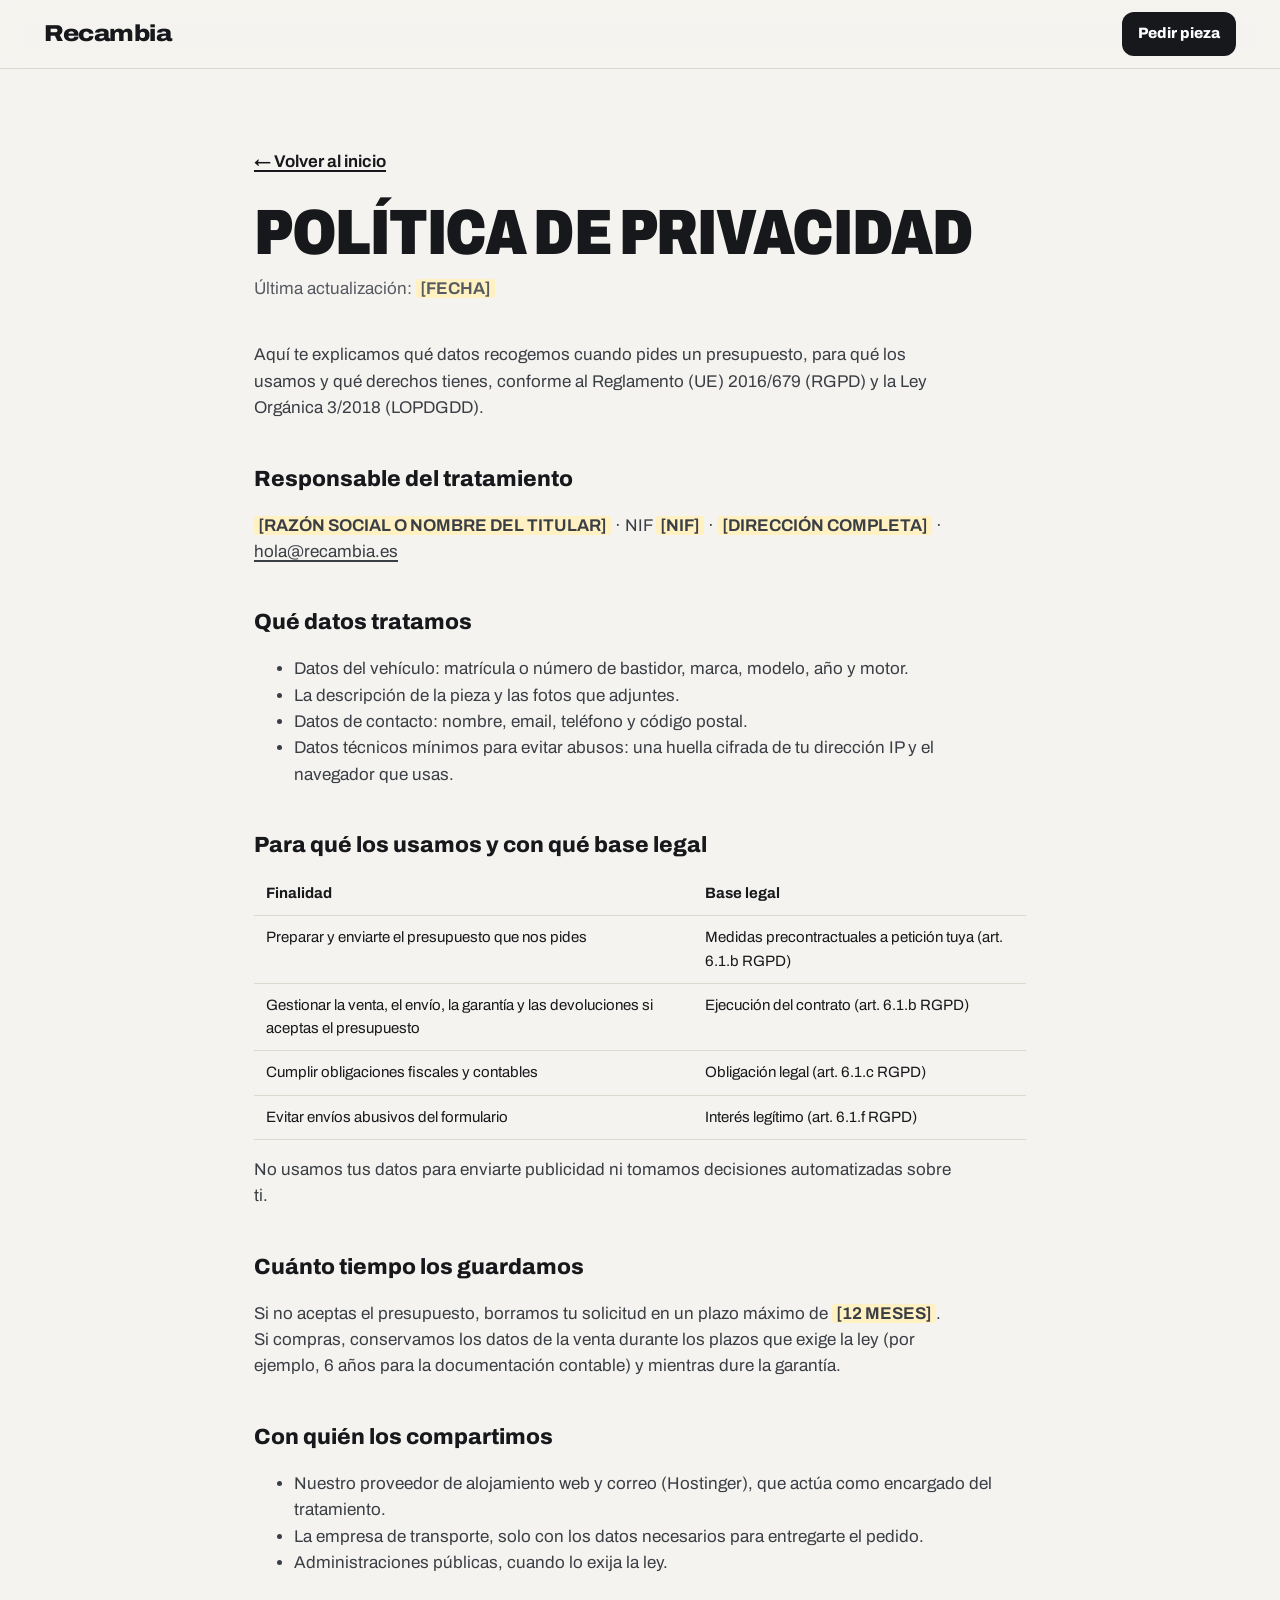
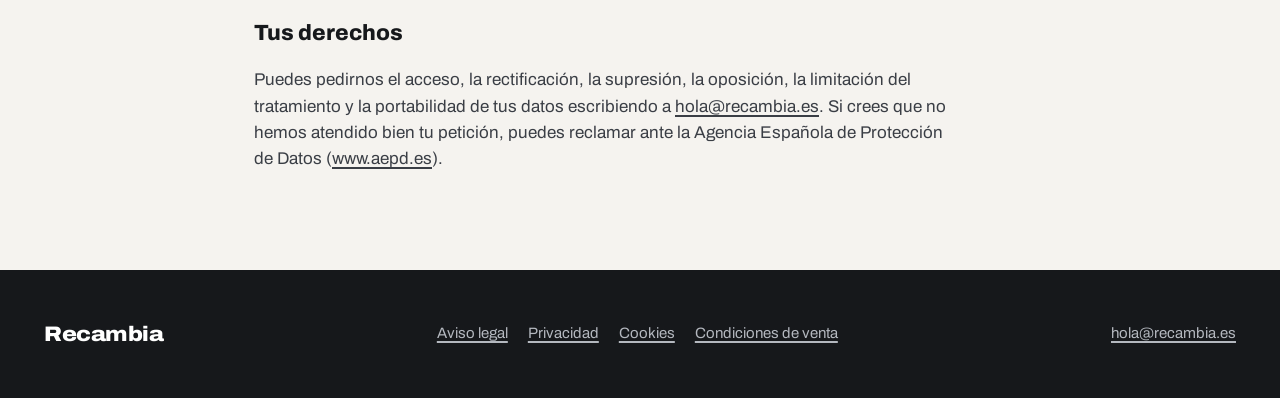
<file: privacidad.html>
<!doctype html>
<html lang="es">
<head>
<meta charset="utf-8">
<meta name="viewport" content="width=device-width, initial-scale=1">
<title>Política de privacidad · Recambia</title>
<link rel="icon" href="assets/img/favicon.svg" type="image/svg+xml">
<link rel="stylesheet" href="https://fonts.googleapis.com/css2?family=Archivo:wdth,wght@62..125,400..900&family=JetBrains+Mono:wght@700&display=swap">
<link rel="stylesheet" href="assets/css/styles.css">
</head>
<body>
<header class="site-header"><div class="wrap"><a class="brand" href="./">Recambia</a><nav class="site-nav"><a class="btn btn-ink" href="./#pedir">Pedir pieza</a></nav></div></header>
<main class="legal">
<div class="wrap">
<a class="back" href="./">&larr; Volver al inicio</a>
<h1 class="display">Política de privacidad</h1>
<p class="updated">Última actualización: <span class="todo">[FECHA]</span></p>

<p>Aquí te explicamos qué datos recogemos cuando pides un presupuesto, para qué los usamos y qué derechos tienes, conforme al Reglamento (UE) 2016/679 (RGPD) y la Ley Orgánica 3/2018 (LOPDGDD).</p>
<h2>Responsable del tratamiento</h2>
<p><span class="todo">[RAZÓN SOCIAL O NOMBRE DEL TITULAR]</span> · NIF <span class="todo">[NIF]</span> · <span class="todo">[DIRECCIÓN COMPLETA]</span> · <a href="mailto:hola@recambia.es">hola@recambia.es</a></p>
<h2>Qué datos tratamos</h2>
<ul>
<li>Datos del vehículo: matrícula o número de bastidor, marca, modelo, año y motor.</li>
<li>La descripción de la pieza y las fotos que adjuntes.</li>
<li>Datos de contacto: nombre, email, teléfono y código postal.</li>
<li>Datos técnicos mínimos para evitar abusos: una huella cifrada de tu dirección IP y el navegador que usas.</li>
</ul>
<h2>Para qué los usamos y con qué base legal</h2>
<table>
<tr><th>Finalidad</th><th>Base legal</th></tr>
<tr><td>Preparar y enviarte el presupuesto que nos pides</td><td>Medidas precontractuales a petición tuya (art. 6.1.b RGPD)</td></tr>
<tr><td>Gestionar la venta, el envío, la garantía y las devoluciones si aceptas el presupuesto</td><td>Ejecución del contrato (art. 6.1.b RGPD)</td></tr>
<tr><td>Cumplir obligaciones fiscales y contables</td><td>Obligación legal (art. 6.1.c RGPD)</td></tr>
<tr><td>Evitar envíos abusivos del formulario</td><td>Interés legítimo (art. 6.1.f RGPD)</td></tr>
</table>
<p>No usamos tus datos para enviarte publicidad ni tomamos decisiones automatizadas sobre ti.</p>
<h2>Cuánto tiempo los guardamos</h2>
<p>Si no aceptas el presupuesto, borramos tu solicitud en un plazo máximo de <span class="todo">[12 MESES]</span>. Si compras, conservamos los datos de la venta durante los plazos que exige la ley (por ejemplo, 6 años para la documentación contable) y mientras dure la garantía.</p>
<h2>Con quién los compartimos</h2>
<ul>
<li>Nuestro proveedor de alojamiento web y correo (Hostinger), que actúa como encargado del tratamiento.</li>
<li>La empresa de transporte, solo con los datos necesarios para entregarte el pedido.</li>
<li>Administraciones públicas, cuando lo exija la ley.</li>
</ul>
<h2>Tus derechos</h2>
<p>Puedes pedirnos el acceso, la rectificación, la supresión, la oposición, la limitación del tratamiento y la portabilidad de tus datos escribiendo a <a href="mailto:hola@recambia.es">hola@recambia.es</a>. Si crees que no hemos atendido bien tu petición, puedes reclamar ante la Agencia Española de Protección de Datos (<a href="https://www.aepd.es" rel="noopener">www.aepd.es</a>).</p>
</div>
</main>
<footer class="site-footer on-night"><div class="wrap"><a class="brand" href="./">Recambia</a><nav aria-label="Legal"><a href="aviso-legal.html">Aviso legal</a><a href="privacidad.html">Privacidad</a><a href="cookies.html">Cookies</a><a href="condiciones.html">Condiciones de venta</a></nav><a href="mailto:hola@recambia.es">hola@recambia.es</a></div></footer>
</body>
</html>
</file>
<file: assets/css/styles.css>
/* ==========================================================================
   Recambia — estilos
   ========================================================================== */

:root {
  --paper: #F5F3EF;
  --paper-2: #ECE9E3;
  --white: #FFFFFF;
  --ink: #16181B;
  --ink-2: #3A3E45;
  --muted: #565A61;          /* 6.3:1 sobre --paper */
  --line: #DDD8CF;
  --line-strong: #BDB6AA;
  --night: #16181B;
  --night-2: #23262B;
  --night-line: #34383F;
  --night-muted: #B4B8BF;    /* 8.4:1 sobre --night */
  --accent: #FFC21A;
  --accent-ink: #16181B;
  --plate-blue: #1E46A8;
  --error: #B42318;
  --ok: #1D7A45;

  --font: 'Archivo', system-ui, -apple-system, 'Segoe UI', sans-serif;
  --mono: 'JetBrains Mono', ui-monospace, 'Cascadia Mono', monospace;

  --radius: 14px;
  --radius-sm: 10px;
  --wrap: 1240px;
  --gutter: clamp(16px, 4vw, 24px);
  --ease-out: cubic-bezier(0.23, 1, 0.32, 1);
  --ease-in-out: cubic-bezier(0.77, 0, 0.175, 1);
}

*, *::before, *::after { box-sizing: border-box; }
[hidden] { display: none !important; }

html {
  -webkit-text-size-adjust: 100%;
  scroll-behavior: smooth;
  scroll-padding-top: 88px;
  scrollbar-color: var(--line-strong) var(--paper);
}

body {
  margin: 0;
  background: var(--paper);
  color: var(--ink);
  font-family: var(--font);
  font-size: 17px;
  line-height: 1.55;
  -webkit-font-smoothing: antialiased;
  -webkit-tap-highlight-color: transparent;
  caret-color: var(--ink);
}

::selection { background: var(--accent); color: var(--accent-ink); }

img, svg { display: block; max-width: 100%; }

a { color: inherit; text-underline-offset: 0.18em; text-decoration-thickness: 1.5px; }
a:hover { color: var(--ink-2); }

:focus-visible {
  outline: 3px solid var(--ink);
  outline-offset: 3px;
  border-radius: 4px;
}
.on-night :focus-visible { outline-color: var(--accent); }

.wrap { max-width: var(--wrap); margin: 0 auto; padding-inline: var(--gutter); }

.sr-only {
  position: absolute; width: 1px; height: 1px; padding: 0; margin: -1px;
  overflow: hidden; clip: rect(0 0 0 0); white-space: nowrap; border: 0;
}

.skip {
  position: absolute; left: 12px; top: -60px; z-index: 100;
  background: var(--ink); color: var(--white); padding: 12px 16px; border-radius: 8px;
  font-weight: 700; text-decoration: none;
}
.skip:focus { top: 12px; }
.skip:hover, .skip:focus { color: var(--white); }

/* ---------- Tipografía display ---------- */
.display {
  margin: 0;
  font-weight: 900;
  font-stretch: 82%;
  text-transform: uppercase;
  letter-spacing: -0.02em;
  line-height: 0.95;
  text-wrap: balance;
}
.h-section { font-size: clamp(36px, 5.2vw, 56px); }

.mark {
  background: var(--accent);
  color: var(--accent-ink);
  padding: 0 0.12em;
  -webkit-box-decoration-break: clone;
  box-decoration-break: clone;
}

/* ---------- Botones ---------- */
.btn {
  display: inline-flex; align-items: center; justify-content: center; gap: 10px;
  min-height: 48px; padding: 0 22px;
  border: 0; border-radius: 12px;
  font: inherit; font-size: 17px; font-weight: 800;
  text-decoration: none; cursor: pointer;
  transition: transform 160ms var(--ease-out), background-color 160ms, box-shadow 160ms;
  touch-action: manipulation;
  -webkit-user-select: none; user-select: none;
}
.btn:active { transform: scale(0.98); }
.btn svg { flex: none; }
.btn-accent { background: var(--accent); color: var(--accent-ink); }
.btn-accent:hover { background: #F5B500; color: var(--accent-ink); }
.btn-ink { background: var(--ink); color: var(--white); }
.btn-ink:hover { background: #2B2E33; color: var(--white); }
.btn-ghost { background: transparent; color: var(--ink); padding: 0 12px; font-weight: 650; }
.btn-ghost:hover { background: var(--paper-2); }
.btn[disabled], .btn[aria-busy="true"] { opacity: 0.6; cursor: progress; }
.btn-lg { min-height: 56px; font-size: 18px; }
.btn-block { width: 100%; }

/* ---------- Cabecera ---------- */
.site-header {
  position: sticky; top: 0; z-index: 50;
  background: color-mix(in srgb, var(--paper) 92%, transparent);
  backdrop-filter: saturate(1.4) blur(10px);
  -webkit-backdrop-filter: saturate(1.4) blur(10px);
  border-bottom: 1px solid var(--line);
}
.site-header .wrap {
  display: flex; align-items: center; justify-content: space-between; gap: 16px;
  min-height: 68px;
}
.brand {
  display: inline-flex; align-items: center; gap: 10px;
  text-decoration: none; color: var(--ink);
  font-size: 23px; font-weight: 850; font-stretch: 112%; letter-spacing: -0.02em;
}
.brand:hover { color: var(--ink); }
.brand-mark {
  width: 34px; height: 34px; border-radius: 8px; background: var(--ink);
  display: grid; place-items: center;
}
.site-nav { display: flex; align-items: center; gap: 4px; }
.site-nav a:not(.btn) {
  font-size: 15px; font-weight: 550; text-decoration: none;
  padding: 10px 12px; border-radius: 8px;
}
.site-nav a:not(.btn):hover { background: var(--paper-2); color: var(--ink); }
.site-nav .btn { min-height: 44px; font-size: 15px; padding: 0 16px; margin-left: 8px; }

@media (max-width: 860px) {
  .site-nav a:not(.btn) { display: none; }
}

/* ---------- Hero ---------- */
.hero {
  position: relative; overflow: hidden; overflow: clip; isolation: isolate;
  padding-top: clamp(36px, 7vw, 80px);
}
.hero .wrap {
  position: relative; z-index: 1;
  padding-bottom: clamp(56px, 8vw, 96px);
  display: grid;
  grid-template-columns: minmax(0, 1.1fr) minmax(0, 0.9fr);
  gap: clamp(32px, 5vw, 64px);
  align-items: start;
}
.hero-copy { display: flex; flex-direction: column; gap: 26px; padding-top: clamp(0px, 3vw, 40px); }
.hero h1 { font-size: clamp(46px, 7.4vw, 92px); }
.hero-lead { margin: 0; font-size: clamp(18px, 1.6vw, 21px); color: var(--ink-2); max-width: 34ch; }
.trust { list-style: none; margin: 0; padding: 0; display: flex; flex-wrap: wrap; gap: 12px 28px; font-weight: 650; font-size: 16px; }
.trust li { display: flex; align-items: center; gap: 9px; }

@media (max-width: 960px) {
  .hero .wrap { grid-template-columns: minmax(0, 1fr); }
  .hero-copy { padding-top: 0; }
}

/* Disco de freno de fondo: dibujo técnico que gira despacio */
.hero-disc {
  position: absolute; z-index: 0; pointer-events: none;
  width: min(980px, 82vw); aspect-ratio: 1;
  right: -14%; top: 50%; translate: 0 -54%;
  opacity: 0.13;
}
.hero-disc img { width: 100%; height: 100%; animation: disc-spin 90s linear infinite; }
@keyframes disc-spin { to { transform: rotate(360deg); } }
.js .hero-disc { opacity: 0; scale: 0.94; }
.js.is-ready .hero-disc { opacity: 0.13; scale: 1; transition: opacity 1600ms var(--ease-out) 300ms, scale 1600ms var(--ease-out) 300ms; }
@media (max-width: 960px) {
  .hero-disc { width: 560px; right: -260px; top: 0; translate: 0 -18%; }
  .js.is-ready .hero-disc, .hero-disc { opacity: 0.09; }
}

/* Cinta de categorías */
.ticker {
  position: relative; z-index: 1;
  background: var(--accent); color: var(--accent-ink);
  overflow: hidden; overflow: clip;
}
.ticker-track { display: flex; width: max-content; animation: ticker 48s linear infinite; }
.ticker:hover .ticker-track { animation-play-state: paused; }
.ticker-list {
  list-style: none; margin: 0; padding: 0;
  display: flex; align-items: center;
}
.ticker-list li {
  display: flex; align-items: center; gap: 28px;
  padding: 18px 28px 18px 0;
  font-size: clamp(18px, 2vw, 24px); font-weight: 850; font-stretch: 85%;
  text-transform: uppercase; letter-spacing: -0.01em; white-space: nowrap;
}
.ticker-list li::before {
  content: ""; width: 10px; height: 10px; border-radius: 50%;
  background: var(--ink); flex: none;
}
@keyframes ticker { to { transform: translateX(-50%); } }

/* ---------- Formulario ---------- */
.request {
  background: var(--white);
  border-radius: 20px;
  padding: clamp(22px, 3vw, 32px);
  box-shadow: 0 1px 2px rgba(22, 24, 27, 0.06), 0 24px 56px -28px rgba(22, 24, 27, 0.35);
  scroll-margin-top: 88px;
}
.request-head { display: flex; justify-content: space-between; align-items: baseline; gap: 12px; margin-bottom: 14px; }
.request-head h2 { margin: 0; font-size: 24px; font-weight: 850; letter-spacing: -0.01em; line-height: 1.15; }
.step-count { font-size: 14px; font-weight: 650; color: var(--muted); white-space: nowrap; font-variant-numeric: tabular-nums; }
.progress { display: grid; grid-template-columns: repeat(3, minmax(0, 1fr)); gap: 6px; margin-bottom: 24px; }
.progress span { position: relative; height: 5px; border-radius: 3px; background: var(--line); overflow: hidden; }
.progress span::after {
  content: ""; position: absolute; inset: 0; background: var(--ink);
  transform: scaleX(0); transform-origin: left center;
  transition: transform 400ms var(--ease-out);
}
.progress span.is-on::after { transform: none; }

.step { border: 0; margin: 0; padding: 0; min-width: 0; display: flex; flex-direction: column; gap: 20px; }
.step legend { padding: 0; margin-bottom: 4px; font-size: 19px; font-weight: 800; }
.js .step[hidden] { display: none; }
.js .step.is-entering { animation: step-in 280ms var(--ease-out); }
.js .step.is-entering.is-back { animation-name: step-back; }
.js .manual.is-entering { animation: rise 280ms var(--ease-out); }
@keyframes step-in {
  from { opacity: 0; transform: translateX(16px); filter: blur(2px); }
  to   { opacity: 1; transform: none; filter: none; }
}
@keyframes step-back {
  from { opacity: 0; transform: translateX(-16px); filter: blur(2px); }
  to   { opacity: 1; transform: none; filter: none; }
}
.no-js .step + .step { margin-top: 28px; padding-top: 28px; border-top: 1px solid var(--line); }

.field { display: flex; flex-direction: column; gap: 7px; min-width: 0; }
.field label, .field .label { font-size: 15px; font-weight: 750; }
.field .hint { font-size: 14px; color: var(--muted); margin: 0; }
.optional { font-weight: 500; color: var(--muted); }
.row { display: grid; grid-template-columns: repeat(2, minmax(0, 1fr)); gap: 14px; }
@media (max-width: 440px) { .row { grid-template-columns: minmax(0, 1fr); } }

.input, .textarea {
  width: 100%;
  font: inherit; font-size: 16px; color: var(--ink);
  background: var(--white);
  border: 1.5px solid var(--line-strong);
  border-radius: var(--radius-sm);
  padding: 13px 14px;
  min-height: 50px;
  transition: border-color 150ms, box-shadow 150ms;
}
.textarea { resize: vertical; min-height: 104px; line-height: 1.45; }
.input::placeholder, .textarea::placeholder { color: #6E7178; }
.input:hover, .textarea:hover { border-color: var(--ink-2); }
.input:focus, .textarea:focus { outline: none; border-color: var(--ink); box-shadow: 0 0 0 3px rgba(255, 194, 26, 0.55); }
.field.has-error .input, .field.has-error .textarea, .field.has-error .plate { border-color: var(--error); }
.error-msg { margin: 0; font-size: 14px; font-weight: 600; color: var(--error); display: none; }
.field.has-error .error-msg { display: block; }

/* Matrícula */
.plate {
  display: flex; height: 70px;
  border: 3px solid var(--ink); border-radius: 10px; overflow: hidden; background: var(--white);
  transition: box-shadow 150ms;
}
.plate:focus-within { box-shadow: 0 0 0 4px rgba(255, 194, 26, 0.6); }
.plate-eu {
  flex: none; width: 44px; background: var(--plate-blue); color: var(--white);
  display: flex; flex-direction: column; align-items: center; justify-content: flex-end; gap: 3px; padding-bottom: 8px;
  font-size: 15px; font-weight: 800;
}
.plate input {
  flex: 1; min-width: 0; border: 0; outline: none; background: transparent;
  padding: 0 16px;
  font-family: var(--mono); font-size: clamp(26px, 7vw, 32px); font-weight: 700;
  letter-spacing: 0.08em; text-transform: uppercase; color: var(--ink);
}
.plate input::placeholder { color: #6E7178; }

.switch-link {
  align-self: flex-start;
  background: none; border: 0; padding: 6px 0; min-height: 44px;
  font: inherit; font-size: 15px; font-weight: 650; color: var(--ink);
  text-decoration: underline; text-underline-offset: 0.2em; text-decoration-thickness: 1.5px;
  cursor: pointer;
}
.switch-link:hover { color: var(--ink-2); }
.manual { display: flex; flex-direction: column; gap: 14px; }
.js .manual[hidden] { display: none; }

/* Fotos */
.drop {
  position: relative;
  display: flex; flex-direction: column; align-items: center; justify-content: center; gap: 6px;
  min-height: 104px; padding: 16px;
  border: 1.5px dashed var(--line-strong); border-radius: 12px; background: var(--paper);
  font-size: 15px; font-weight: 650; color: var(--ink-2); text-align: center; cursor: pointer;
  transition: border-color 150ms, background-color 150ms;
}
.drop:hover, .drop.is-over { border-color: var(--ink); background: var(--paper-2); }
.drop input { position: absolute; inset: 0; opacity: 0; cursor: pointer; }
.drop:focus-within { outline: 3px solid var(--ink); outline-offset: 3px; }
.thumbs { list-style: none; margin: 0; padding: 0; display: flex; flex-wrap: wrap; gap: 10px; }
.thumbs li { position: relative; width: 76px; height: 76px; border-radius: 10px; overflow: hidden; background: var(--paper-2); }
.thumbs img { width: 100%; height: 100%; object-fit: cover; }
.thumbs button {
  position: absolute; top: 4px; right: 4px; width: 28px; height: 28px; border-radius: 50%;
  border: 0; background: rgba(22, 24, 27, 0.85); color: var(--white); display: grid; place-items: center; cursor: pointer;
}
.thumbs button::after { content: ""; position: absolute; inset: -8px; }

/* Resumen del coche (paso 2) */
.car-chip {
  display: flex; align-items: center; justify-content: space-between; gap: 12px;
  background: var(--ink); color: var(--white); border-radius: 12px; padding: 12px 16px;
}
.car-chip .plate-txt { font-family: var(--mono); font-weight: 700; font-size: 14px; letter-spacing: 0.06em; color: var(--accent); }
.car-chip strong { display: block; font-size: 16px; }
.car-chip .btn-ghost { color: var(--white); min-height: 44px; font-size: 14px; }
.car-chip .btn-ghost:hover { background: var(--night-2); }

/* Selector: por matrícula / tengo la referencia */
.mode {
  position: relative;
  display: grid; grid-template-columns: repeat(2, minmax(0, 1fr));
  padding: 4px; gap: 4px;
  background: var(--paper-2); border-radius: 14px;
}
.mode::before {
  content: ""; position: absolute; top: 4px; bottom: 4px; left: 4px;
  width: calc(50% - 6px);
  background: var(--white); border-radius: 11px;
  box-shadow: 0 1px 2px rgba(22, 24, 27, 0.08), 0 6px 14px -8px rgba(22, 24, 27, 0.35);
  transition: transform 260ms var(--ease-out);
}
.mode:has(input[value="referencia"]:checked)::before { transform: translateX(calc(100% + 4px)); }
.mode-opt {
  position: relative; z-index: 1;
  display: flex; flex-direction: column; gap: 2px;
  padding: 11px 12px; min-height: 60px; border-radius: 11px;
  cursor: pointer; color: var(--muted);
  transition: color 160ms ease;
}
.mode-opt input { position: absolute; opacity: 0; pointer-events: none; }
.mode-opt:has(input:checked) { color: var(--ink); }
.mode-opt:has(input:focus-visible) { outline: 3px solid var(--ink); outline-offset: 1px; }
.mode-title { display: flex; align-items: center; gap: 7px; font-size: 15px; font-weight: 800; line-height: 1.2; }
.mode-title svg { flex: none; }
.mode-sub { font-size: 13px; font-weight: 500; padding-left: 25px; }
@media (hover: hover) and (pointer: fine) {
  .mode-opt:hover { color: var(--ink); }
}
@media (max-width: 380px) { .mode-sub { padding-left: 0; } }
.mode-panel { display: flex; flex-direction: column; gap: 20px; }
.js .mode-panel.is-entering { animation: rise 260ms var(--ease-out); }
.input-ref { font-family: var(--mono); font-weight: 700; letter-spacing: 0.04em; text-transform: uppercase; }
.input-ref::placeholder { text-transform: none; letter-spacing: 0; font-family: var(--font); font-weight: 400; }

/* Consentimiento */
.field .check { font-weight: 500; }
.check { display: flex; gap: 12px; align-items: flex-start; font-size: 14.5px; line-height: 1.45; color: var(--ink-2); }
.check input { flex: none; width: 22px; height: 22px; margin: 1px 0 0; accent-color: var(--ink); }

.step-actions { display: flex; align-items: center; gap: 10px; margin-top: 4px; }
.step-actions .btn-accent { flex: 1; }
.form-note { margin: 14px 0 0; font-size: 14px; color: var(--muted); text-align: center; }
.form-alert {
  margin: 0; padding: 12px 14px; border-radius: 10px;
  background: #FDECEA; color: var(--error); font-size: 15px; font-weight: 600;
}
.hp { position: absolute; left: -9999px; width: 1px; height: 1px; overflow: hidden; }

/* Éxito */
.done { display: flex; flex-direction: column; gap: 16px; align-items: flex-start; }
.done-icon { width: 56px; height: 56px; border-radius: 50%; background: var(--accent); display: grid; place-items: center; }
.done h2 { margin: 0; font-size: 30px; }
.done p { margin: 0; color: var(--ink-2); }
.ref {
  font-family: var(--mono); font-weight: 700; font-size: 18px; letter-spacing: 0.04em;
  background: var(--ink); color: var(--accent); padding: 8px 14px; border-radius: 8px;
}

.spinner { width: 18px; height: 18px; border-radius: 50%; border: 2.5px solid currentColor; border-right-color: transparent; animation: spin 700ms linear infinite; }
@keyframes spin { to { transform: rotate(360deg); } }

/* ---------- Cómo funciona ---------- */
.night { background: var(--night); color: var(--white); }
.how { padding-block: clamp(64px, 9vw, 112px); }
.how .display { max-width: 12ch; }
.how-steps {
  list-style: none; margin: clamp(40px, 5vw, 64px) 0 0; padding: 0;
  display: grid; grid-template-columns: repeat(3, minmax(0, 1fr)); gap: 0;
  counter-reset: how;
}
.how-steps li {
  position: relative; padding: 28px 28px 0 0;
  border-top: 2px solid var(--night-line);
}
.how-steps li::before {
  counter-increment: how; content: counter(how);
  position: absolute; top: -19px; left: 0;
  width: 36px; height: 36px; border-radius: 50%;
  background: var(--accent); color: var(--accent-ink);
  display: grid; place-items: center; font-weight: 900; font-size: 17px;
}
.how-steps h3 { margin: 12px 0 8px; font-size: 24px; font-weight: 800; letter-spacing: -0.01em; }
.how-steps p { margin: 0; color: var(--night-muted); max-width: 30ch; }
@media (max-width: 760px) {
  .how-steps { grid-template-columns: minmax(0, 1fr); gap: 0; border-left: 2px solid var(--night-line); margin-left: 17px; }
  .how-steps li { border-top: 0; padding: 0 0 36px 36px; }
  .how-steps li:last-child { padding-bottom: 0; }
  .how-steps li::before { top: -4px; left: -19px; }
  .how-steps h3 { margin-top: 0; }
}

/* ---------- Por qué ---------- */
.why { padding-block: clamp(64px, 9vw, 112px); }
.why-head { display: flex; flex-wrap: wrap; justify-content: space-between; align-items: end; gap: 20px 48px; }
.why-head .display { max-width: 13ch; }
.why-head p { margin: 0; max-width: 38ch; color: var(--ink-2); font-size: 18px; }
.facts {
  list-style: none; margin: clamp(40px, 5vw, 56px) 0 0; padding: 0;
  display: grid; grid-template-columns: repeat(4, minmax(0, 1fr));
  border-top: 2px solid var(--ink);
}
.facts li { padding: 24px 24px 8px 0; display: flex; flex-direction: column; gap: 8px; }
.facts li + li { padding-left: 24px; border-left: 1px solid var(--line); }
.fact-big { font-size: clamp(34px, 3.6vw, 46px); font-weight: 900; font-stretch: 82%; line-height: 1; text-transform: uppercase; letter-spacing: -0.02em; }
.fact-title { font-size: 17px; font-weight: 800; }
.facts p { margin: 0; color: var(--muted); font-size: 16px; }
@media (max-width: 960px) {
  .facts { grid-template-columns: repeat(2, minmax(0, 1fr)); }
  .facts li:nth-child(3) { padding-left: 0; border-left: 0; }
  .facts li:nth-child(n+3) { border-top: 1px solid var(--line); }
}
@media (max-width: 520px) {
  .facts { grid-template-columns: minmax(0, 1fr); }
  .facts li, .facts li + li { padding: 20px 0; border-left: 0; }
  .facts li + li { border-top: 1px solid var(--line); }
}

/* Ejemplo de ahorro */
.saving {
  margin-top: clamp(48px, 6vw, 72px);
  background: var(--accent); color: var(--accent-ink);
  border-radius: 20px; padding: clamp(24px, 4vw, 44px);
  display: flex; flex-wrap: wrap; align-items: center; justify-content: space-between; gap: 28px 48px;
}
.saving-title { flex: 1 1 340px; }
.saving-title small { display: block; font-size: 15px; font-weight: 750; margin-bottom: 6px; }
.saving-title h3 { margin: 0; font-size: clamp(26px, 3vw, 34px); font-weight: 900; font-stretch: 88%; line-height: 1.05; }
.saving-prices { display: flex; flex-wrap: wrap; align-items: flex-end; gap: 16px 40px; }
.saving-prices dt { font-size: 15px; font-weight: 750; }
.saving-prices dd { margin: 4px 0 0; font-weight: 900; font-variant-numeric: tabular-nums; }
.saving-prices .was dd { font-size: 34px; text-decoration: line-through; text-decoration-thickness: 3px; }
.saving-prices .now dd { font-size: clamp(44px, 5vw, 58px); line-height: 1; }

/* ---------- Envíos ---------- */
.ship { background: var(--white); border-block: 1px solid var(--line); }
.ship .wrap {
  display: grid; grid-template-columns: minmax(0, 1fr) minmax(0, 1fr); gap: 40px;
  align-items: center; padding-block: clamp(56px, 7vw, 88px);
}
.ship h2 { font-size: clamp(34px, 4.4vw, 48px); }
.ship .lead { margin: 14px 0 0; color: var(--ink-2); font-size: 18px; max-width: 36ch; }
.ship-table { margin: 0; }
.ship-table div { display: flex; justify-content: space-between; gap: 16px; padding: 18px 0; border-bottom: 1px solid var(--line); font-size: 18px; }
.ship-table div:last-child { border-bottom: 0; }
.ship-table dt { font-weight: 750; }
.ship-table dd { margin: 0; color: var(--ink-2); text-align: right; }
@media (max-width: 860px) { .ship .wrap { grid-template-columns: minmax(0, 1fr); } }

/* ---------- FAQ ---------- */
.faq { padding-block: clamp(64px, 9vw, 112px); }
.faq .wrap { max-width: 920px; }
.faq-list { margin-top: 36px; border-top: 1.5px solid var(--ink); }
.faq details { border-bottom: 1px solid var(--line-strong); }
.faq summary {
  list-style: none; cursor: pointer;
  display: flex; justify-content: space-between; align-items: center; gap: 20px;
  padding: 22px 0; font-size: clamp(18px, 2vw, 21px); font-weight: 750; line-height: 1.3;
}
.faq summary::-webkit-details-marker { display: none; }
.faq summary:hover { color: var(--ink-2); }
.faq summary .plus { flex: none; width: 28px; height: 28px; border-radius: 50%; background: var(--paper-2); display: grid; place-items: center; transition: transform 250ms var(--ease-out), background-color 150ms; }
.faq details[open] summary .plus { transform: rotate(45deg); background: var(--accent); }
.faq details p { margin: 0 0 22px; max-width: 65ch; color: var(--ink-2); }

/* ---------- Cierre ---------- */
.closing { padding-block: clamp(56px, 8vw, 96px); text-align: left; }
.closing .wrap { display: flex; flex-wrap: wrap; justify-content: space-between; align-items: center; gap: 24px; }
.closing h2 { font-size: clamp(34px, 5vw, 60px); max-width: 16ch; }

/* ---------- Pie ---------- */
.site-footer { background: var(--night); color: var(--night-muted); font-size: 15px; }
.site-footer .wrap { padding-block: 48px; display: flex; flex-wrap: wrap; gap: 24px 40px; justify-content: space-between; align-items: center; }
.site-footer .brand, .site-footer .brand:hover { color: var(--white); font-size: 21px; }
.site-footer nav { display: flex; flex-wrap: wrap; gap: 4px 20px; }
.site-footer a { color: var(--night-muted); }
.site-footer a:hover { color: var(--white); }
.legal-id { width: 100%; padding-top: 24px; border-top: 1px solid var(--night-line); font-size: 14px; }

/* ---------- Barra fija móvil ---------- */
.mobile-cta {
  position: fixed; left: 0; right: 0; bottom: 0; z-index: 40;
  padding: 12px var(--gutter) calc(12px + env(safe-area-inset-bottom));
  background: color-mix(in srgb, var(--paper) 94%, transparent);
  backdrop-filter: blur(10px); -webkit-backdrop-filter: blur(10px);
  border-top: 1px solid var(--line);
  transform: translateY(110%); transition: transform 300ms var(--ease-out);
}
.mobile-cta.is-visible { transform: none; }
@media (min-width: 961px) { .mobile-cta { display: none; } }

/* ---------- Páginas legales ---------- */
.legal { padding-block: clamp(40px, 7vw, 80px); }
.legal .wrap { max-width: 820px; }
.legal h1 { font-size: clamp(38px, 6vw, 64px); margin-bottom: 12px; }
.legal .updated { color: var(--muted); margin: 0 0 40px; }
.legal h2 { font-size: 22px; font-weight: 800; margin: 40px 0 10px; }
.legal p, .legal li { color: var(--ink-2); max-width: 70ch; }
.legal table { border-collapse: collapse; width: 100%; font-size: 15px; }
.legal th, .legal td { text-align: left; padding: 10px 12px; border-bottom: 1px solid var(--line); vertical-align: top; }
.legal .back { display: inline-flex; margin-bottom: 28px; font-weight: 650; }
.todo { background: #FFF1C2; padding: 0 4px; border-radius: 3px; font-weight: 650; }

/* ==========================================================================
   Movimiento
   Todo lo que oculta contenido va bajo .js: sin JavaScript se ve todo.
   ========================================================================== */

/* Cabecera: sombra al hacer scroll (indica estado) */
.site-header { transition: box-shadow 200ms ease; }
.site-header.is-scrolled { box-shadow: 0 6px 20px -14px rgba(22, 24, 27, 0.45); }

/* Hover de botones con flecha: solo con ratón */
.btn .arrow { transition: transform 200ms var(--ease-out); }
@media (hover: hover) and (pointer: fine) {
  .btn:hover .arrow { transform: translateX(4px); }
  .btn-accent:hover { box-shadow: 0 10px 22px -12px rgba(22, 24, 27, 0.55); }
}

/* --- Portada: el titular sube línea a línea --- */
.line { display: block; overflow: hidden; padding-bottom: 0.06em; margin-bottom: -0.06em; }
.line > span { display: inline-block; }
.js .hero h1 .line > span { transform: translateY(105%); }
.js.is-ready .hero h1 .line > span {
  transform: none;
  transition: transform 900ms var(--ease-out);
  transition-delay: calc(var(--i, 0) * 90ms + 80ms);
}
/* El subrayado amarillo se pinta después del titular (línea a línea si se parte) */
.hero .mark {
  background: linear-gradient(var(--accent), var(--accent)) no-repeat left center / 100% 100%;
}
.js .hero .mark { background-size: 0% 100%; }
.js.is-ready .hero .mark { background-size: 100% 100%; transition: background-size 700ms var(--ease-in-out) 620ms; }

.js .hero-rise { opacity: 0; transform: translateY(16px); }
.js.is-ready .hero-rise {
  opacity: 1; transform: none;
  transition: opacity 700ms var(--ease-out), transform 700ms var(--ease-out);
  transition-delay: calc(var(--i, 0) * 80ms + 420ms);
}
.js .request { opacity: 0; transform: translateY(28px) scale(0.98); }
.js.is-ready .request {
  opacity: 1; transform: none;
  transition: opacity 800ms var(--ease-out) 260ms, transform 800ms var(--ease-out) 260ms;
}

/* Cursor de la matrícula de ejemplo */
.plate-demo-caret { display: inline-block; width: 2px; height: 1em; background: var(--ink); vertical-align: -0.12em; animation: blink 1s steps(1) infinite; }
@keyframes blink { 50% { opacity: 0; } }

/* --- Revelado al hacer scroll (distinto según la sección) --- */
.js [data-reveal="up"] { opacity: 0; transform: translateY(24px); }
.js [data-reveal="up"].is-in {
  opacity: 1; transform: none;
  transition: opacity 700ms var(--ease-out), transform 700ms var(--ease-out);
  transition-delay: calc(var(--i, 0) * 70ms);
}

/* Titulares de sección: barrido de máscara de abajo arriba */
.js [data-reveal="mask"] { clip-path: inset(0 0 100% 0); transform: translateY(0.25em); }
.js [data-reveal="mask"].is-in {
  clip-path: inset(0 0 -0.2em 0); transform: none;
  transition: clip-path 900ms var(--ease-out), transform 900ms var(--ease-out);
}

/* Cómo funciona: la línea se dibuja y los números aparecen en orden */
.how-steps { position: relative; }
.how-steps::after {
  content: ""; position: absolute; left: 0; right: 0; top: -2px; height: 2px;
  background: var(--accent); transform-origin: left center;
}
.js .how-steps::after { transform: scaleX(0); }
.js .how-steps.is-in::after { transform: scaleX(1); transition: transform 1400ms var(--ease-in-out) 150ms; }
.js .how-steps li::before { transform: scale(0.6); opacity: 0; }
.js .how-steps li > * { opacity: 0; transform: translateY(12px); }
.js .how-steps.is-in li::before {
  transform: none; opacity: 1;
  transition: transform 500ms var(--ease-out), opacity 300ms ease;
  transition-delay: calc(var(--i, 0) * 420ms + 200ms);
}
.js .how-steps.is-in li > * {
  opacity: 1; transform: none;
  transition: opacity 600ms var(--ease-out), transform 600ms var(--ease-out);
  transition-delay: calc(var(--i, 0) * 420ms + 300ms);
}
@media (max-width: 760px) {
  .how-steps::after { left: -2px; right: auto; top: 0; bottom: 0; width: 2px; height: auto; transform-origin: center top; }
  .js .how-steps::after { transform: scaleY(0); }
  .js .how-steps.is-in::after { transform: scaleY(1); }
}

/* Datos: cada cifra sube desde detrás de una máscara */
.fact-big { overflow: hidden; }
.fact-big > span { display: inline-block; }
.js .facts .fact-big > span { transform: translateY(110%); }
.js .facts .fact-rest { opacity: 0; transform: translateY(10px); }
.js .facts.is-in .fact-big > span {
  transform: none;
  transition: transform 800ms var(--ease-out);
  transition-delay: calc(var(--i, 0) * 90ms);
}
.js .facts.is-in .fact-rest {
  opacity: 1; transform: none;
  transition: opacity 600ms var(--ease-out), transform 600ms var(--ease-out);
  transition-delay: calc(var(--i, 0) * 90ms + 250ms);
}

/* Ahorro: se tacha el precio del taller y aparece el nuestro */
.saving-prices .was dd { text-decoration: none; position: relative; display: inline-block; }
.saving-prices .was dd::after {
  content: ""; position: absolute; left: -4px; right: -4px; top: 52%; height: 3px; background: currentColor;
}
.js .saving [data-strike]::after { transform: scaleX(0); transform-origin: left center; }
.js .saving.is-in [data-strike]::after { transform: none; transition: transform 500ms var(--ease-in-out) 450ms; }
.js .saving .now { opacity: 0; transform: translateY(14px) scale(0.96); }
.js .saving.is-in .now {
  opacity: 1; transform: none;
  transition: opacity 500ms var(--ease-out) 900ms, transform 600ms var(--ease-out) 900ms;
}
.js .saving { opacity: 0; transform: translateY(24px); }
.js .saving.is-in { opacity: 1; transform: none; transition: opacity 700ms var(--ease-out), transform 700ms var(--ease-out); }

/* Envíos: las filas entran desde la derecha, una tras otra */
.js .ship-table > div { opacity: 0; transform: translateX(20px); }
.js .ship-table.is-in > div {
  opacity: 1; transform: none;
  transition: opacity 600ms var(--ease-out), transform 600ms var(--ease-out);
  transition-delay: calc(var(--i, 0) * 110ms + 100ms);
}

/* FAQ: apertura suave donde el navegador lo permite */
@supports (interpolate-size: allow-keywords) {
  .faq { interpolate-size: allow-keywords; }
  .faq details::details-content {
    height: 0; overflow: clip; opacity: 0;
    transition: height 300ms var(--ease-out), opacity 300ms ease, content-visibility 300ms allow-discrete;
  }
  .faq details[open]::details-content { height: auto; opacity: 1; }
}

/* Éxito del formulario */
.js .done .done-icon { animation: pop 500ms var(--ease-out) both; }
.js .done .done-icon path { stroke-dasharray: 24; stroke-dashoffset: 24; animation: draw 450ms var(--ease-out) 250ms forwards; }
.js .done > :not(.done-icon) { animation: rise 500ms var(--ease-out) both; animation-delay: calc(var(--i, 0) * 70ms + 300ms); }
@keyframes pop { from { transform: scale(0.7); opacity: 0; } to { transform: none; opacity: 1; } }
@keyframes draw { to { stroke-dashoffset: 0; } }
@keyframes rise { from { opacity: 0; transform: translateY(10px); } to { opacity: 1; transform: none; } }

/* Error: pequeño temblor del campo (feedback) */
.field.shake { animation: shake 320ms var(--ease-out); }
@keyframes shake { 20% { transform: translateX(-6px); } 45% { transform: translateX(5px); } 70% { transform: translateX(-3px); } 100% { transform: none; } }

/* ---------- Movimiento reducido: solo fundidos, sin desplazamientos ---------- */
@media (prefers-reduced-motion: reduce) {
  html { scroll-behavior: auto; }
  .js .hero h1 .line > span, .js .facts .fact-big > span { transform: none !important; }
  .js [data-reveal], .js .hero-rise, .js .request, .js .saving, .js .saving .now,
  .js .ship-table > div, .js .how-steps li > *, .js .how-steps li::before, .js .facts .fact-rest {
    transform: none !important;
  }
  .js [data-reveal="mask"] { clip-path: none !important; }
  .js .saving [data-strike]::after, .js .how-steps::after { transform: none !important; }
  .js .hero .mark { background-size: 100% 100% !important; }
  .hero-disc img, .ticker-track { animation: none; }
  .ticker-track { flex-wrap: wrap; width: auto; }
  .ticker-list[aria-hidden="true"] { display: none; }
  .js .hero-disc { scale: 1; }
  .js .step.is-entering, .field.shake, .js .done .done-icon { animation: none; }
  .js .done > :not(.done-icon) { animation-name: fade; }
  .plate-demo-caret { animation: none; }
  .btn .arrow { transition: none; }
}
@keyframes fade { from { opacity: 0; } to { opacity: 1; } }
</file>
